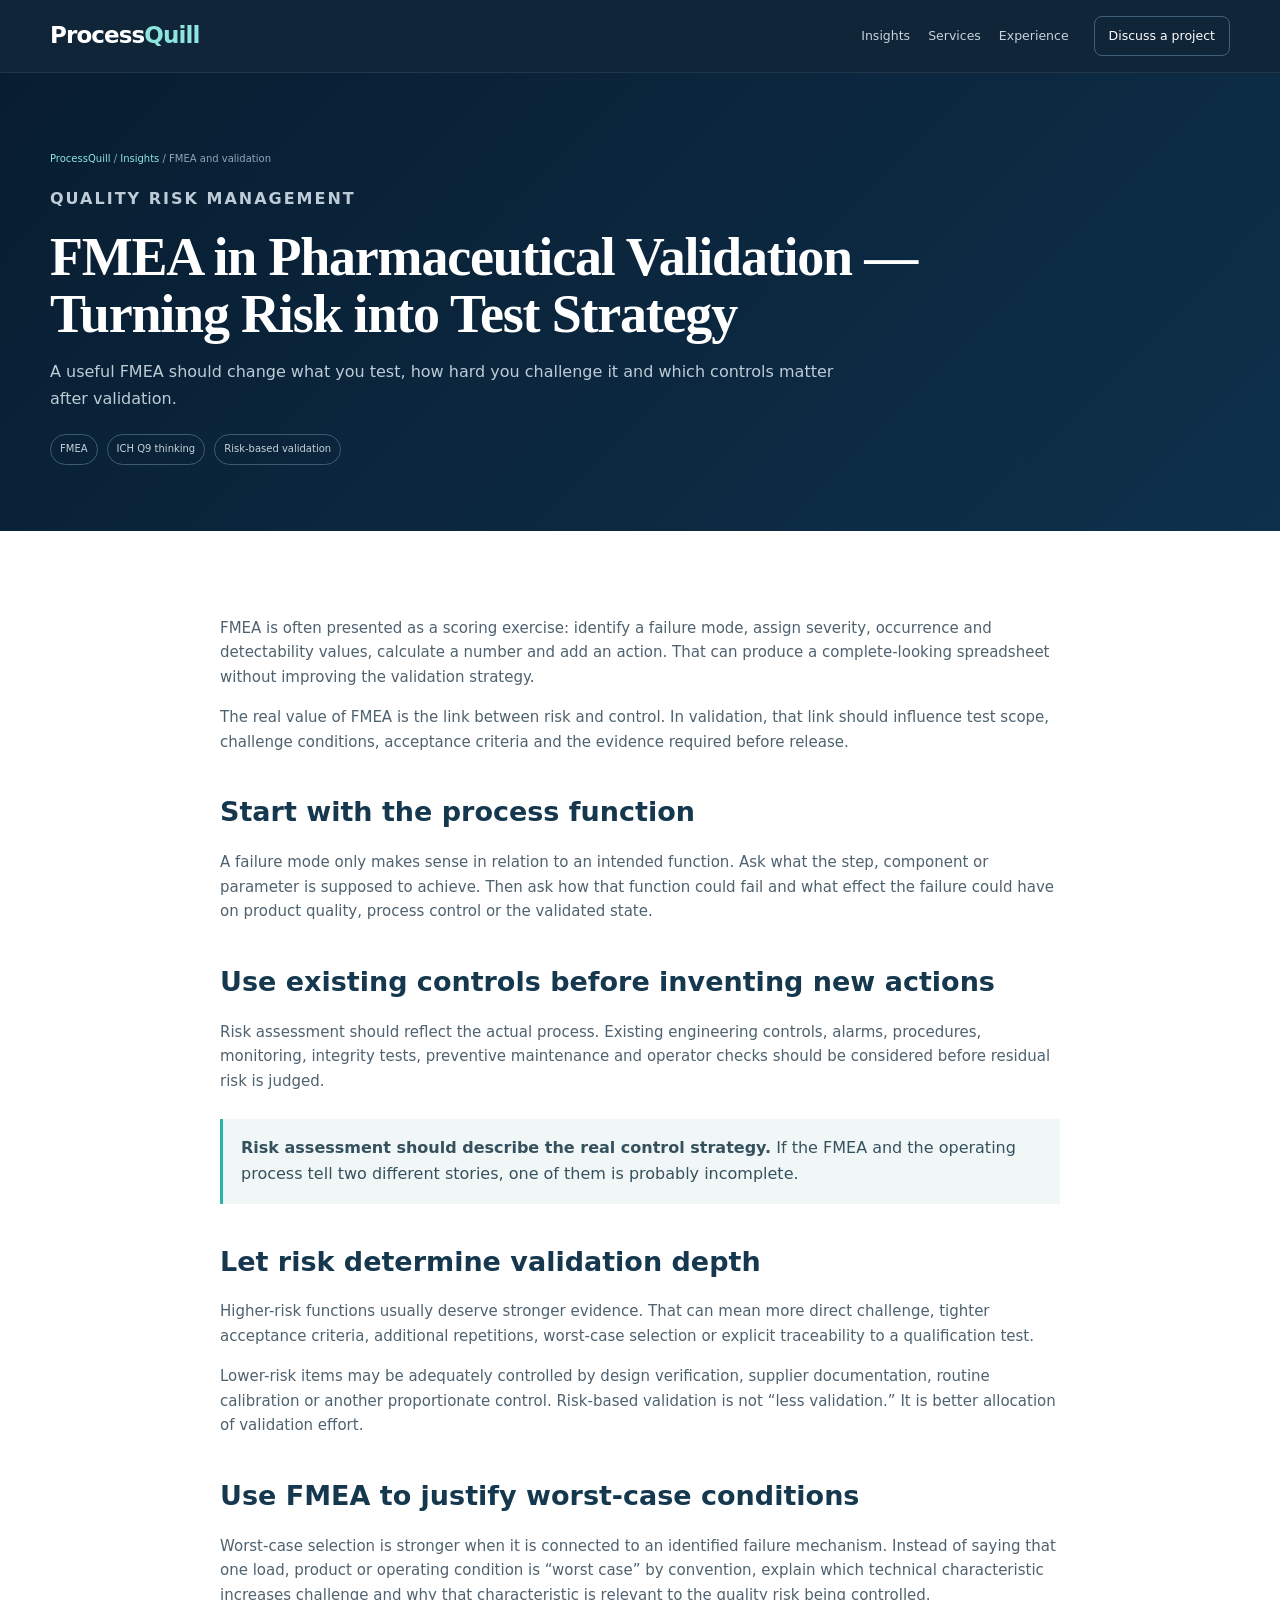
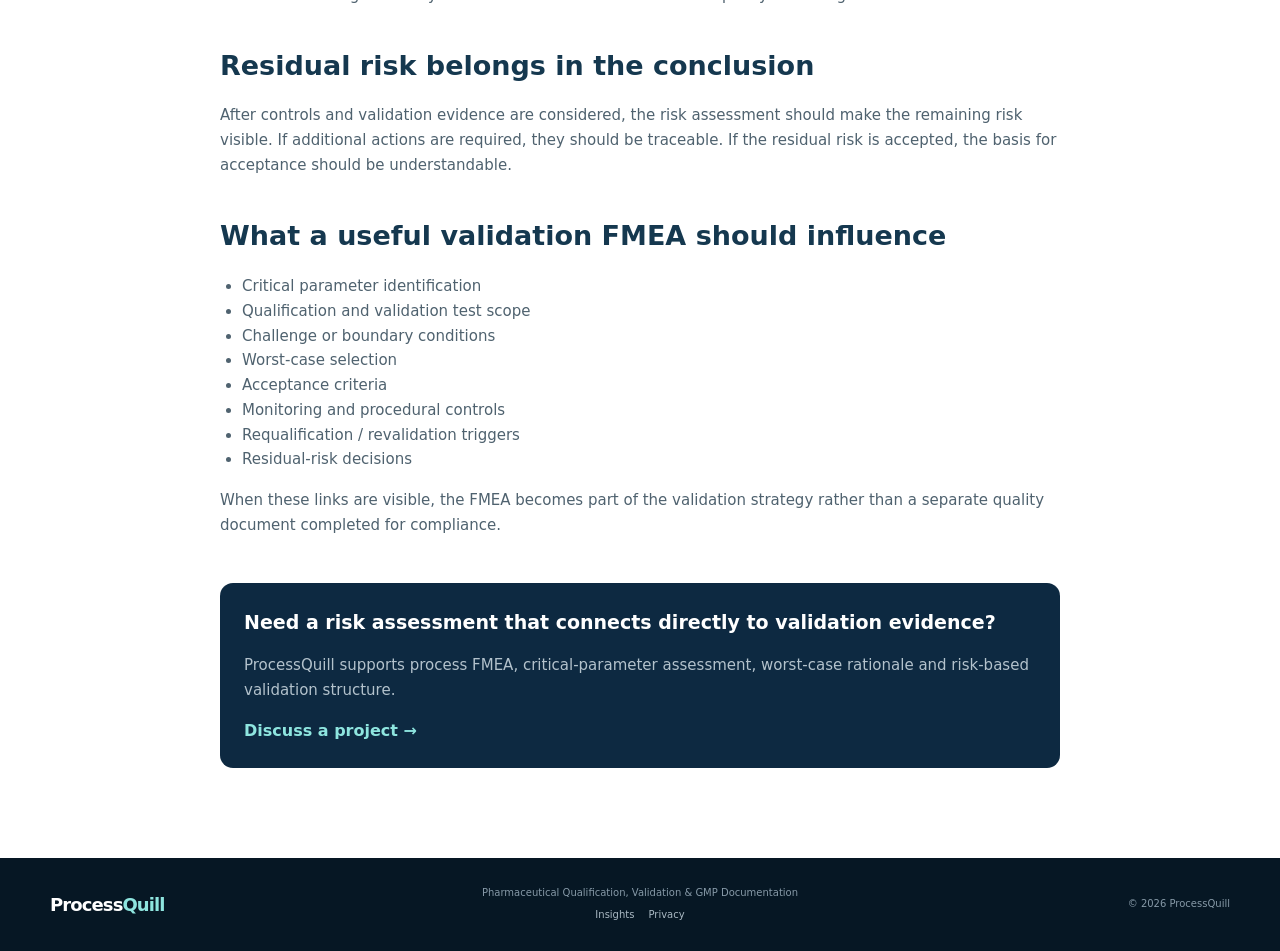
<file: insight-fmea-validation.html>
<!DOCTYPE html><html lang="en"><head><meta charset="UTF-8"><meta name="viewport" content="width=device-width,initial-scale=1.0"><meta name="description" content="A practical explanation of how FMEA can support pharmaceutical validation strategy, test depth, controls and worst-case selection."><link rel="canonical" href="https://processquill.github.io/insight-fmea-validation.html"><meta name="theme-color" content="#081d31"><title>FMEA in Pharmaceutical Validation | ProcessQuill</title><link rel="stylesheet" href="styles.css"></head><body><header class="site-header"><div class="container nav-wrap"><a class="brand" href="index.html"><span>Process</span><b>Quill</b></a><nav class="nav"><a href="insights.html">Insights</a><a href="index.html#services">Services</a><a href="index.html#experience">Experience</a></nav><a class="nav-cta" href="index.html#contact">Discuss a project</a></div></header><section class="article-hero"><div class="container"><div class="breadcrumbs"><a href="index.html">ProcessQuill</a> / <a href="insights.html">Insights</a> / FMEA and validation</div><p class="eyebrow">QUALITY RISK MANAGEMENT</p><h1>FMEA in Pharmaceutical Validation — Turning Risk into Test Strategy</h1><p>A useful FMEA should change what you test, how hard you challenge it and which controls matter after validation.</p><div class="article-meta"><span>FMEA</span><span>ICH Q9 thinking</span><span>Risk-based validation</span></div></div></section><article class="article-wrap"><p>FMEA is often presented as a scoring exercise: identify a failure mode, assign severity, occurrence and detectability values, calculate a number and add an action. That can produce a complete-looking spreadsheet without improving the validation strategy.</p><p>The real value of FMEA is the link between risk and control. In validation, that link should influence test scope, challenge conditions, acceptance criteria and the evidence required before release.</p><h2>Start with the process function</h2><p>A failure mode only makes sense in relation to an intended function. Ask what the step, component or parameter is supposed to achieve. Then ask how that function could fail and what effect the failure could have on product quality, process control or the validated state.</p><h2>Use existing controls before inventing new actions</h2><p>Risk assessment should reflect the actual process. Existing engineering controls, alarms, procedures, monitoring, integrity tests, preventive maintenance and operator checks should be considered before residual risk is judged.</p><div class="article-callout"><strong>Risk assessment should describe the real control strategy.</strong> If the FMEA and the operating process tell two different stories, one of them is probably incomplete.</div><h2>Let risk determine validation depth</h2><p>Higher-risk functions usually deserve stronger evidence. That can mean more direct challenge, tighter acceptance criteria, additional repetitions, worst-case selection or explicit traceability to a qualification test.</p><p>Lower-risk items may be adequately controlled by design verification, supplier documentation, routine calibration or another proportionate control. Risk-based validation is not “less validation.” It is better allocation of validation effort.</p><h2>Use FMEA to justify worst-case conditions</h2><p>Worst-case selection is stronger when it is connected to an identified failure mechanism. Instead of saying that one load, product or operating condition is “worst case” by convention, explain which technical characteristic increases challenge and why that characteristic is relevant to the quality risk being controlled.</p><h2>Residual risk belongs in the conclusion</h2><p>After controls and validation evidence are considered, the risk assessment should make the remaining risk visible. If additional actions are required, they should be traceable. If the residual risk is accepted, the basis for acceptance should be understandable.</p><h2>What a useful validation FMEA should influence</h2><ul><li>Critical parameter identification</li><li>Qualification and validation test scope</li><li>Challenge or boundary conditions</li><li>Worst-case selection</li><li>Acceptance criteria</li><li>Monitoring and procedural controls</li><li>Requalification / revalidation triggers</li><li>Residual-risk decisions</li></ul><p>When these links are visible, the FMEA becomes part of the validation strategy rather than a separate quality document completed for compliance.</p><div class="article-cta"><h3>Need a risk assessment that connects directly to validation evidence?</h3><p>ProcessQuill supports process FMEA, critical-parameter assessment, worst-case rationale and risk-based validation structure.</p><a href="index.html#contact">Discuss a project →</a></div></article><footer class="footer"><div class="container footer-wrap"><a class="brand footer-brand" href="index.html"><span>Process</span><b>Quill</b></a><div class="footer-center"><p>Pharmaceutical Qualification, Validation & GMP Documentation</p><nav><a href="insights.html">Insights</a><a href="privacy.html">Privacy</a></nav></div><p>© <span id="year"></span> ProcessQuill</p></div></footer><script>document.getElementById('year').textContent=new Date().getFullYear()</script></body></html>
</file>
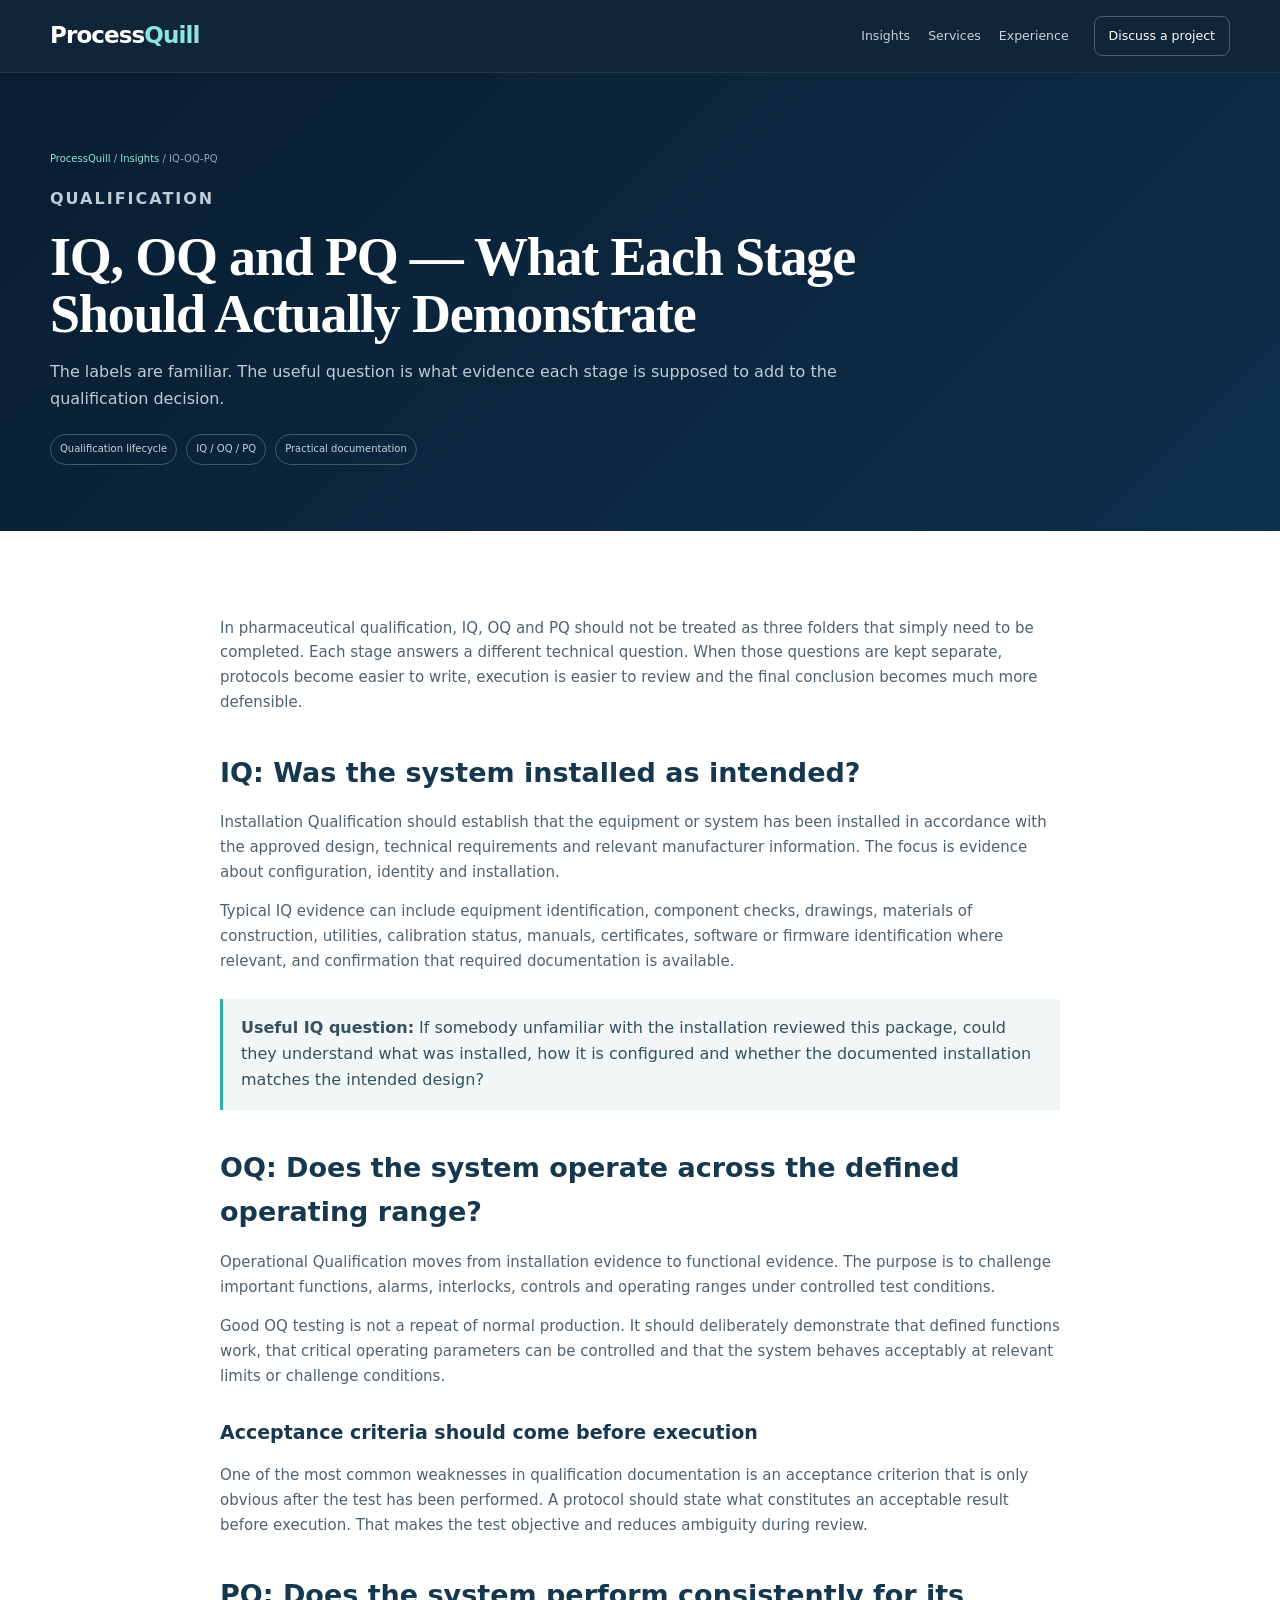
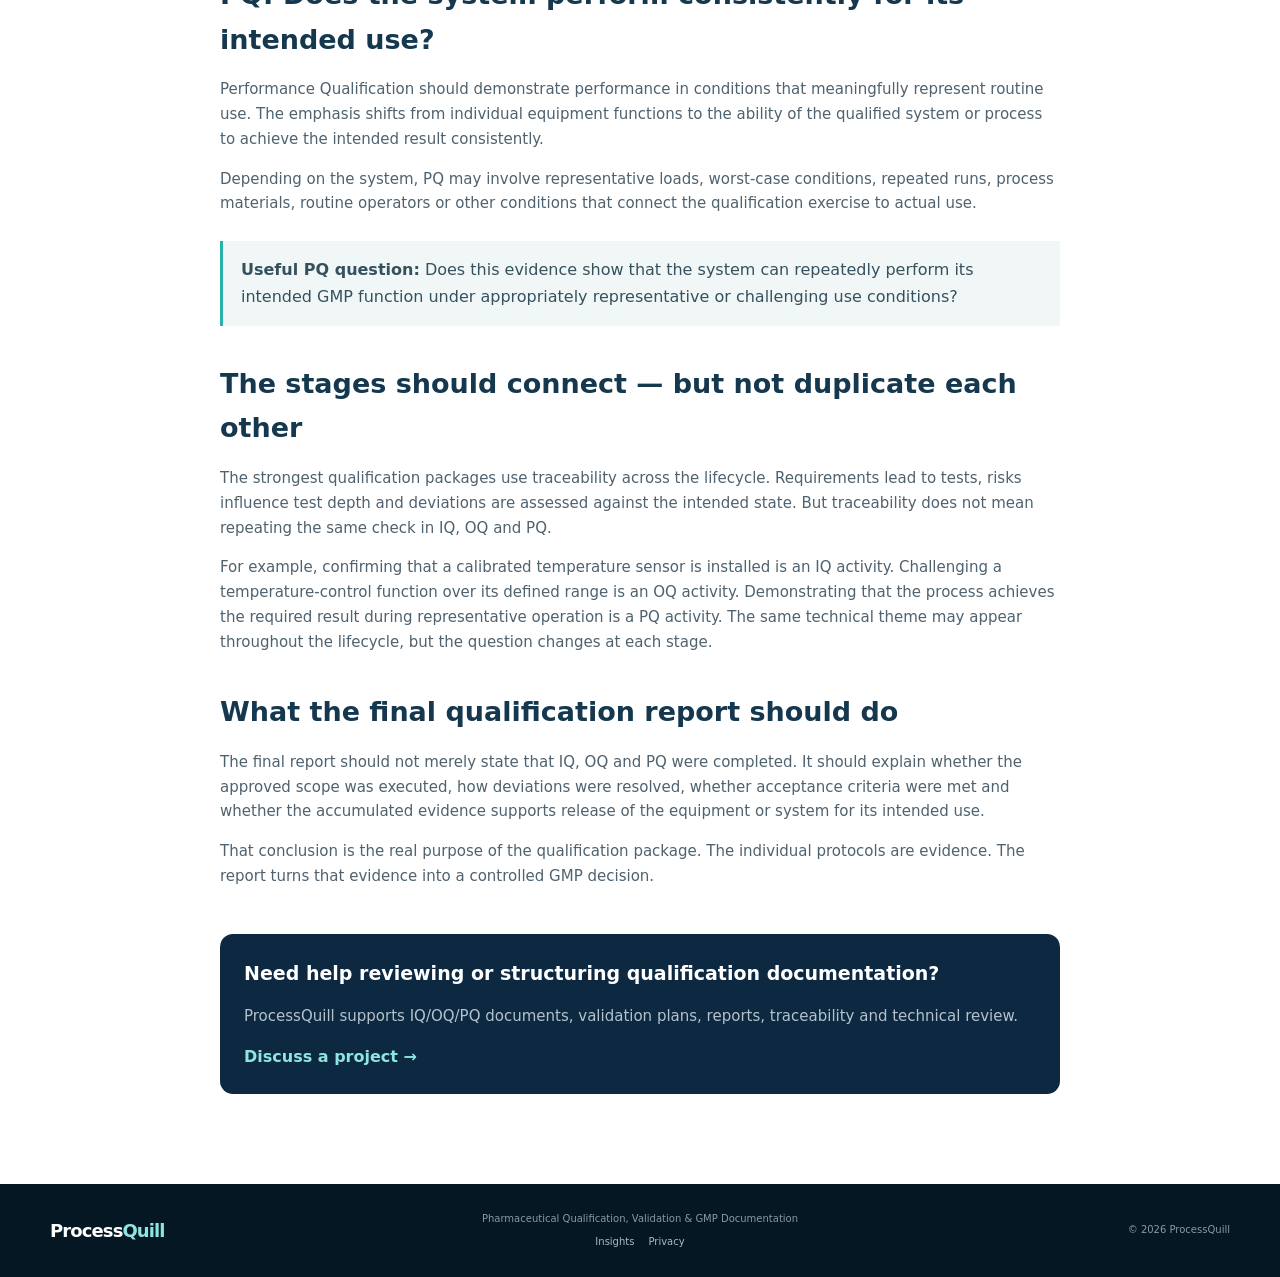
<file: insight-iq-oq-pq.html>
<!DOCTYPE html><html lang="en"><head><meta charset="UTF-8"><meta name="viewport" content="width=device-width,initial-scale=1.0"><meta name="description" content="A practical explanation of IQ, OQ and PQ in pharmaceutical qualification and what each stage should demonstrate."><link rel="canonical" href="https://processquill.github.io/insight-iq-oq-pq.html"><meta name="theme-color" content="#081d31"><title>IQ, OQ and PQ Explained | ProcessQuill</title><link rel="stylesheet" href="styles.css"></head><body><header class="site-header"><div class="container nav-wrap"><a class="brand" href="index.html"><span>Process</span><b>Quill</b></a><nav class="nav"><a href="insights.html">Insights</a><a href="index.html#services">Services</a><a href="index.html#experience">Experience</a></nav><a class="nav-cta" href="index.html#contact">Discuss a project</a></div></header><section class="article-hero"><div class="container"><div class="breadcrumbs"><a href="index.html">ProcessQuill</a> / <a href="insights.html">Insights</a> / IQ-OQ-PQ</div><p class="eyebrow">QUALIFICATION</p><h1>IQ, OQ and PQ — What Each Stage Should Actually Demonstrate</h1><p>The labels are familiar. The useful question is what evidence each stage is supposed to add to the qualification decision.</p><div class="article-meta"><span>Qualification lifecycle</span><span>IQ / OQ / PQ</span><span>Practical documentation</span></div></div></section><article class="article-wrap"><p>In pharmaceutical qualification, IQ, OQ and PQ should not be treated as three folders that simply need to be completed. Each stage answers a different technical question. When those questions are kept separate, protocols become easier to write, execution is easier to review and the final conclusion becomes much more defensible.</p><h2>IQ: Was the system installed as intended?</h2><p>Installation Qualification should establish that the equipment or system has been installed in accordance with the approved design, technical requirements and relevant manufacturer information. The focus is evidence about configuration, identity and installation.</p><p>Typical IQ evidence can include equipment identification, component checks, drawings, materials of construction, utilities, calibration status, manuals, certificates, software or firmware identification where relevant, and confirmation that required documentation is available.</p><div class="article-callout"><strong>Useful IQ question:</strong> If somebody unfamiliar with the installation reviewed this package, could they understand what was installed, how it is configured and whether the documented installation matches the intended design?</div><h2>OQ: Does the system operate across the defined operating range?</h2><p>Operational Qualification moves from installation evidence to functional evidence. The purpose is to challenge important functions, alarms, interlocks, controls and operating ranges under controlled test conditions.</p><p>Good OQ testing is not a repeat of normal production. It should deliberately demonstrate that defined functions work, that critical operating parameters can be controlled and that the system behaves acceptably at relevant limits or challenge conditions.</p><h3>Acceptance criteria should come before execution</h3><p>One of the most common weaknesses in qualification documentation is an acceptance criterion that is only obvious after the test has been performed. A protocol should state what constitutes an acceptable result before execution. That makes the test objective and reduces ambiguity during review.</p><h2>PQ: Does the system perform consistently for its intended use?</h2><p>Performance Qualification should demonstrate performance in conditions that meaningfully represent routine use. The emphasis shifts from individual equipment functions to the ability of the qualified system or process to achieve the intended result consistently.</p><p>Depending on the system, PQ may involve representative loads, worst-case conditions, repeated runs, process materials, routine operators or other conditions that connect the qualification exercise to actual use.</p><div class="article-callout"><strong>Useful PQ question:</strong> Does this evidence show that the system can repeatedly perform its intended GMP function under appropriately representative or challenging use conditions?</div><h2>The stages should connect — but not duplicate each other</h2><p>The strongest qualification packages use traceability across the lifecycle. Requirements lead to tests, risks influence test depth and deviations are assessed against the intended state. But traceability does not mean repeating the same check in IQ, OQ and PQ.</p><p>For example, confirming that a calibrated temperature sensor is installed is an IQ activity. Challenging a temperature-control function over its defined range is an OQ activity. Demonstrating that the process achieves the required result during representative operation is a PQ activity. The same technical theme may appear throughout the lifecycle, but the question changes at each stage.</p><h2>What the final qualification report should do</h2><p>The final report should not merely state that IQ, OQ and PQ were completed. It should explain whether the approved scope was executed, how deviations were resolved, whether acceptance criteria were met and whether the accumulated evidence supports release of the equipment or system for its intended use.</p><p>That conclusion is the real purpose of the qualification package. The individual protocols are evidence. The report turns that evidence into a controlled GMP decision.</p><div class="article-cta"><h3>Need help reviewing or structuring qualification documentation?</h3><p>ProcessQuill supports IQ/OQ/PQ documents, validation plans, reports, traceability and technical review.</p><a href="index.html#contact">Discuss a project →</a></div></article><footer class="footer"><div class="container footer-wrap"><a class="brand footer-brand" href="index.html"><span>Process</span><b>Quill</b></a><div class="footer-center"><p>Pharmaceutical Qualification, Validation & GMP Documentation</p><nav><a href="insights.html">Insights</a><a href="privacy.html">Privacy</a></nav></div><p>© <span id="year"></span> ProcessQuill</p></div></footer><script>document.getElementById('year').textContent=new Date().getFullYear()</script></body></html>
</file>
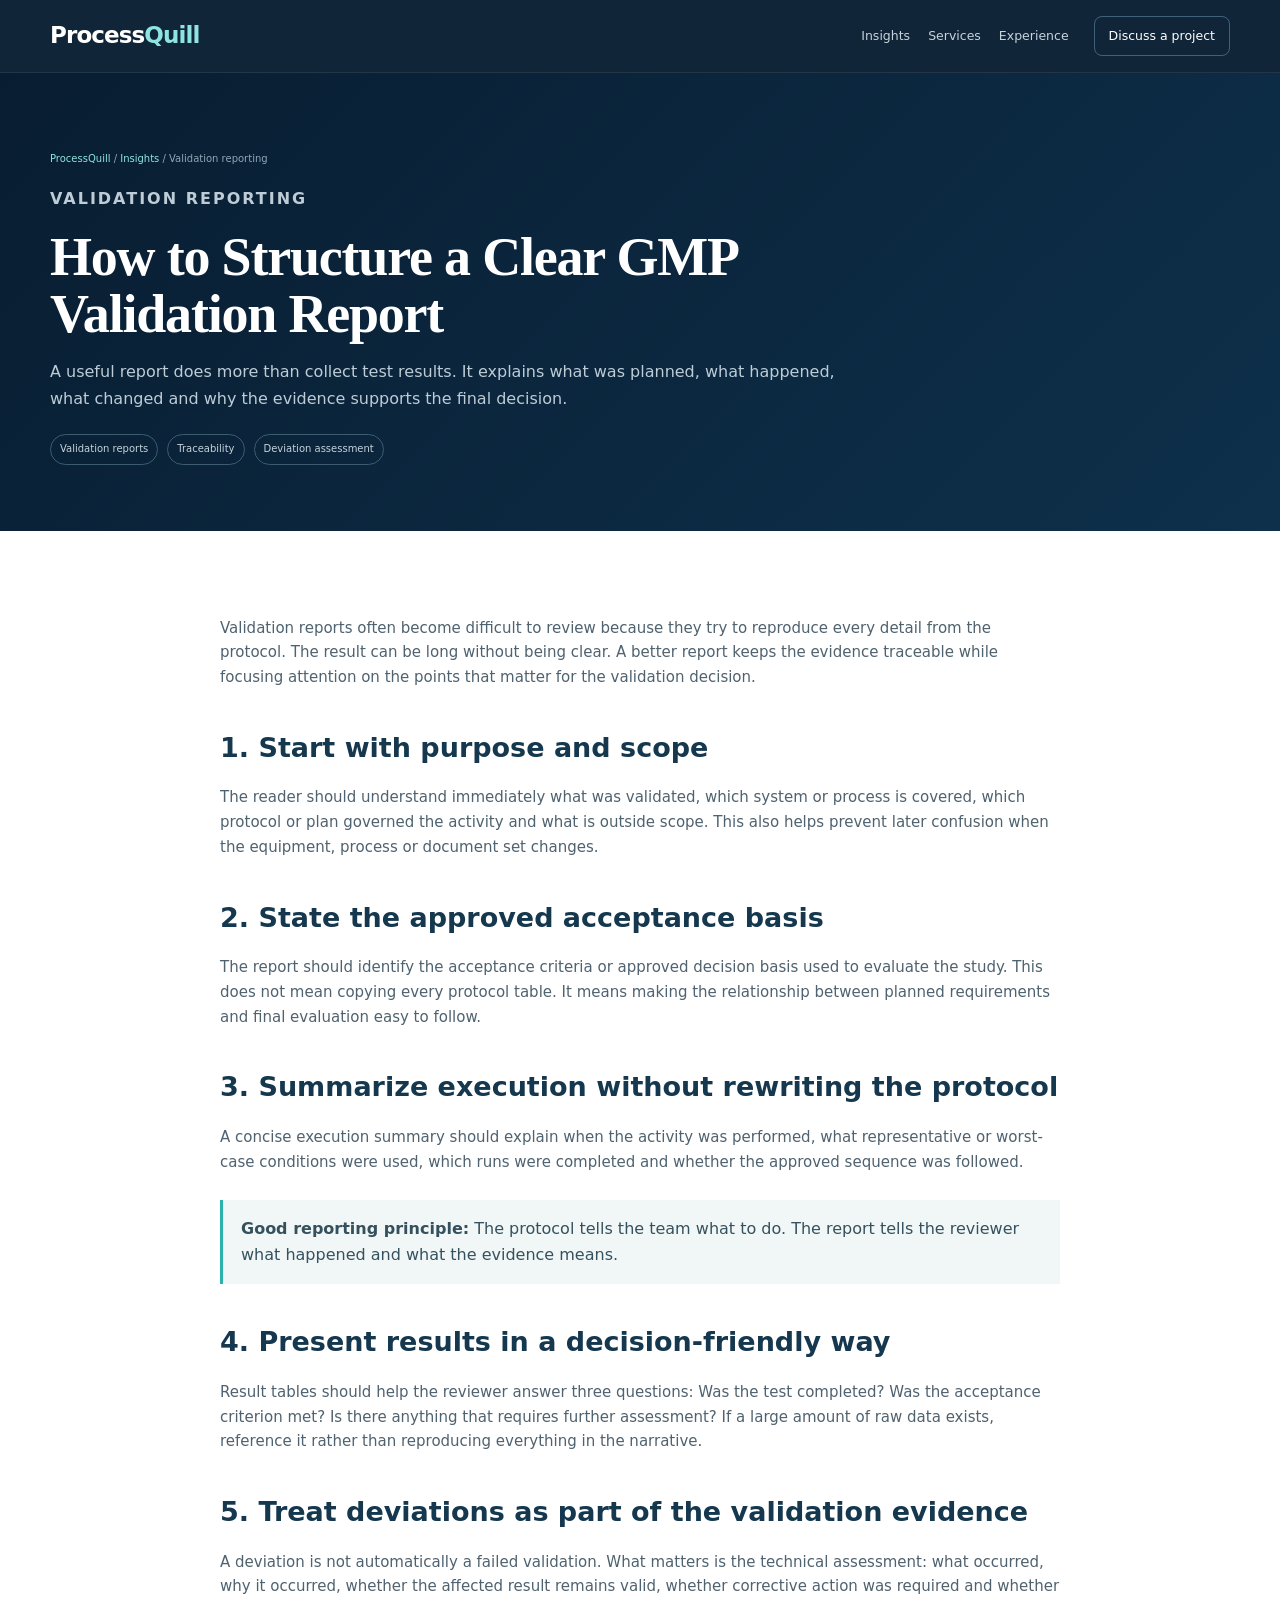
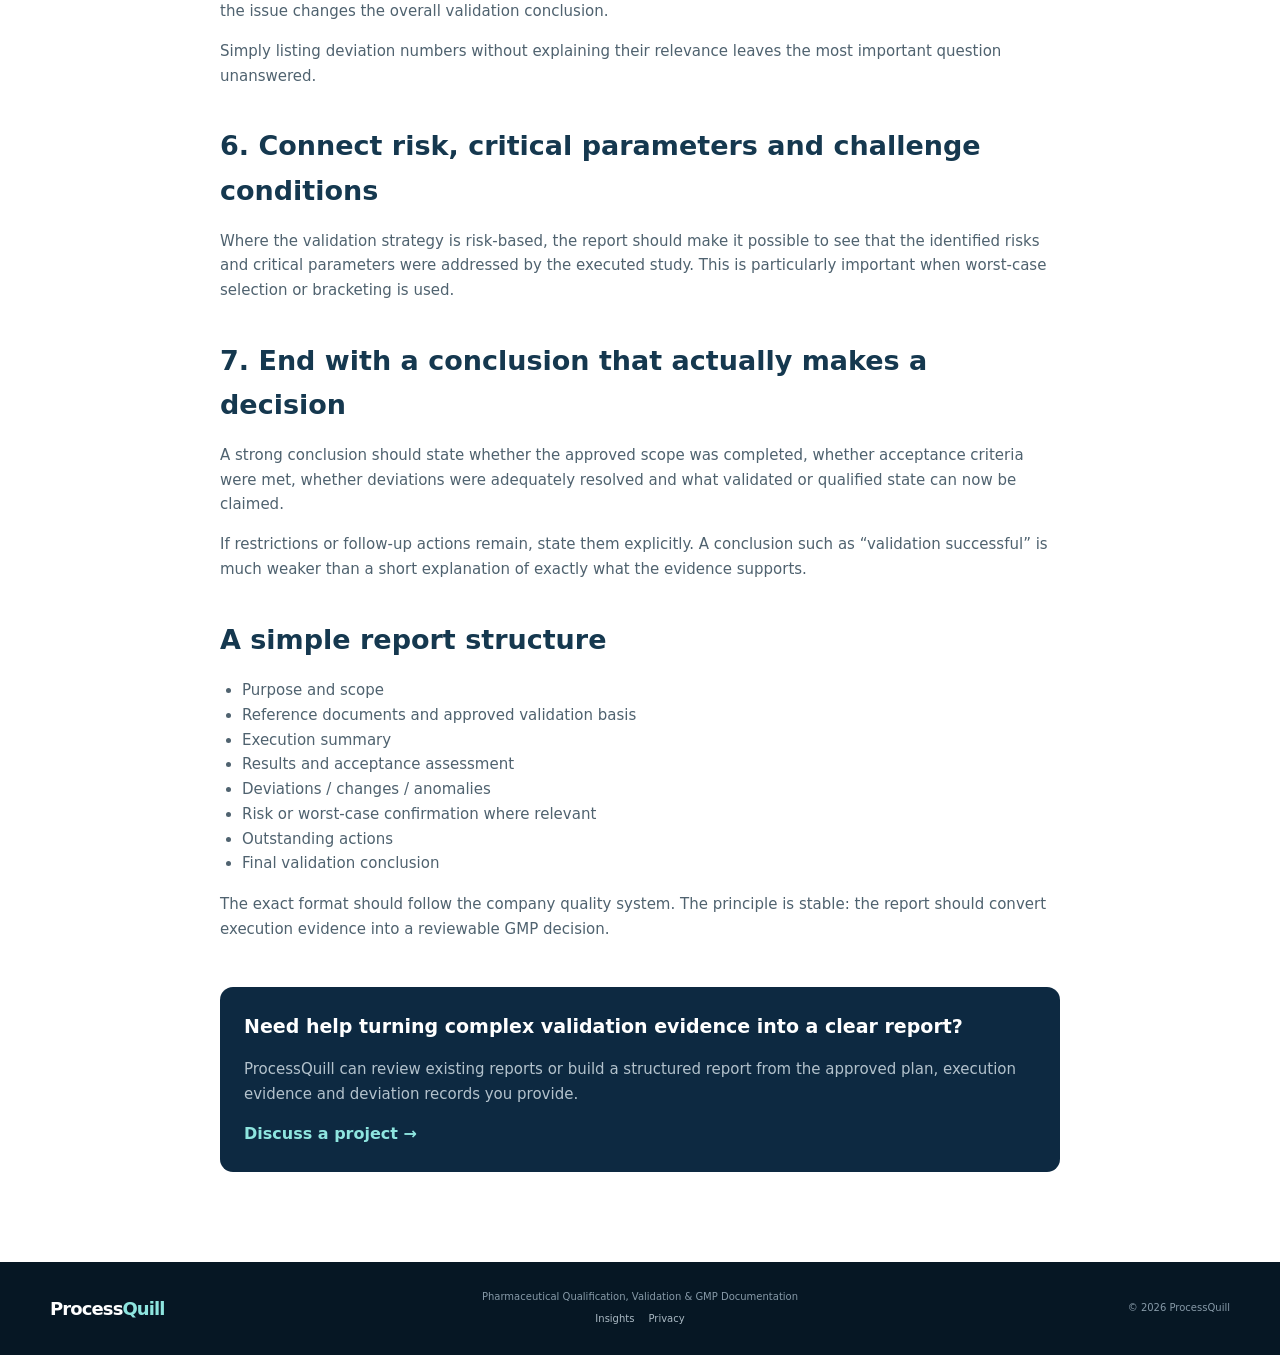
<file: insight-validation-report.html>
<!DOCTYPE html><html lang="en"><head><meta charset="UTF-8"><meta name="viewport" content="width=device-width,initial-scale=1.0"><meta name="description" content="How to structure a clear pharmaceutical GMP validation report from scope and evidence through deviations and final conclusion."><link rel="canonical" href="https://processquill.github.io/insight-validation-report.html"><meta name="theme-color" content="#081d31"><title>How to Structure a GMP Validation Report | ProcessQuill</title><link rel="stylesheet" href="styles.css"></head><body><header class="site-header"><div class="container nav-wrap"><a class="brand" href="index.html"><span>Process</span><b>Quill</b></a><nav class="nav"><a href="insights.html">Insights</a><a href="index.html#services">Services</a><a href="index.html#experience">Experience</a></nav><a class="nav-cta" href="index.html#contact">Discuss a project</a></div></header><section class="article-hero"><div class="container"><div class="breadcrumbs"><a href="index.html">ProcessQuill</a> / <a href="insights.html">Insights</a> / Validation reporting</div><p class="eyebrow">VALIDATION REPORTING</p><h1>How to Structure a Clear GMP Validation Report</h1><p>A useful report does more than collect test results. It explains what was planned, what happened, what changed and why the evidence supports the final decision.</p><div class="article-meta"><span>Validation reports</span><span>Traceability</span><span>Deviation assessment</span></div></div></section><article class="article-wrap"><p>Validation reports often become difficult to review because they try to reproduce every detail from the protocol. The result can be long without being clear. A better report keeps the evidence traceable while focusing attention on the points that matter for the validation decision.</p><h2>1. Start with purpose and scope</h2><p>The reader should understand immediately what was validated, which system or process is covered, which protocol or plan governed the activity and what is outside scope. This also helps prevent later confusion when the equipment, process or document set changes.</p><h2>2. State the approved acceptance basis</h2><p>The report should identify the acceptance criteria or approved decision basis used to evaluate the study. This does not mean copying every protocol table. It means making the relationship between planned requirements and final evaluation easy to follow.</p><h2>3. Summarize execution without rewriting the protocol</h2><p>A concise execution summary should explain when the activity was performed, what representative or worst-case conditions were used, which runs were completed and whether the approved sequence was followed.</p><div class="article-callout"><strong>Good reporting principle:</strong> The protocol tells the team what to do. The report tells the reviewer what happened and what the evidence means.</div><h2>4. Present results in a decision-friendly way</h2><p>Result tables should help the reviewer answer three questions: Was the test completed? Was the acceptance criterion met? Is there anything that requires further assessment? If a large amount of raw data exists, reference it rather than reproducing everything in the narrative.</p><h2>5. Treat deviations as part of the validation evidence</h2><p>A deviation is not automatically a failed validation. What matters is the technical assessment: what occurred, why it occurred, whether the affected result remains valid, whether corrective action was required and whether the issue changes the overall validation conclusion.</p><p>Simply listing deviation numbers without explaining their relevance leaves the most important question unanswered.</p><h2>6. Connect risk, critical parameters and challenge conditions</h2><p>Where the validation strategy is risk-based, the report should make it possible to see that the identified risks and critical parameters were addressed by the executed study. This is particularly important when worst-case selection or bracketing is used.</p><h2>7. End with a conclusion that actually makes a decision</h2><p>A strong conclusion should state whether the approved scope was completed, whether acceptance criteria were met, whether deviations were adequately resolved and what validated or qualified state can now be claimed.</p><p>If restrictions or follow-up actions remain, state them explicitly. A conclusion such as “validation successful” is much weaker than a short explanation of exactly what the evidence supports.</p><h2>A simple report structure</h2><ul><li>Purpose and scope</li><li>Reference documents and approved validation basis</li><li>Execution summary</li><li>Results and acceptance assessment</li><li>Deviations / changes / anomalies</li><li>Risk or worst-case confirmation where relevant</li><li>Outstanding actions</li><li>Final validation conclusion</li></ul><p>The exact format should follow the company quality system. The principle is stable: the report should convert execution evidence into a reviewable GMP decision.</p><div class="article-cta"><h3>Need help turning complex validation evidence into a clear report?</h3><p>ProcessQuill can review existing reports or build a structured report from the approved plan, execution evidence and deviation records you provide.</p><a href="index.html#contact">Discuss a project →</a></div></article><footer class="footer"><div class="container footer-wrap"><a class="brand footer-brand" href="index.html"><span>Process</span><b>Quill</b></a><div class="footer-center"><p>Pharmaceutical Qualification, Validation & GMP Documentation</p><nav><a href="insights.html">Insights</a><a href="privacy.html">Privacy</a></nav></div><p>© <span id="year"></span> ProcessQuill</p></div></footer><script>document.getElementById('year').textContent=new Date().getFullYear()</script></body></html>
</file>
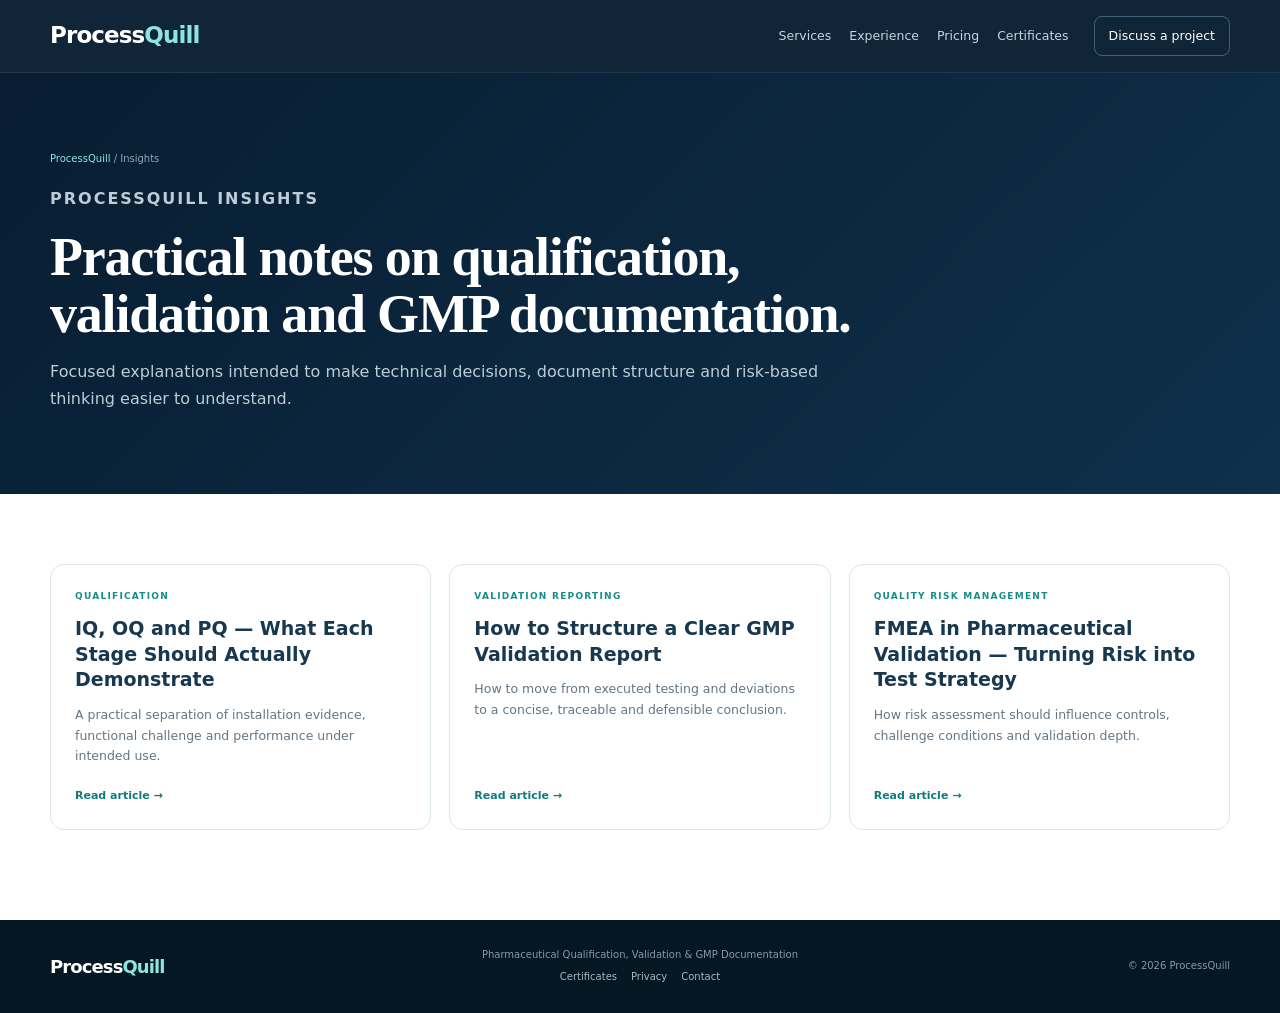
<file: insights.html>
<!DOCTYPE html><html lang="en"><head><meta charset="UTF-8"><meta name="viewport" content="width=device-width,initial-scale=1.0"><meta name="description" content="ProcessQuill insights on pharmaceutical qualification, validation, GMP documentation and quality risk management."><link rel="canonical" href="https://processquill.github.io/insights.html"><meta name="theme-color" content="#081d31"><title>Insights | ProcessQuill</title><link rel="stylesheet" href="styles.css"></head><body><header class="site-header"><div class="container nav-wrap"><a class="brand" href="index.html"><span>Process</span><b>Quill</b></a><nav class="nav"><a href="index.html#services">Services</a><a href="index.html#experience">Experience</a><a href="index.html#pricing">Pricing</a><a href="certificates.html">Certificates</a></nav><a class="nav-cta" href="index.html#contact">Discuss a project</a></div></header><section class="page-hero"><div class="container"><div class="breadcrumbs"><a href="index.html">ProcessQuill</a> / Insights</div><p class="eyebrow">PROCESSQUILL INSIGHTS</p><h1>Practical notes on qualification, validation and GMP documentation.</h1><p>Focused explanations intended to make technical decisions, document structure and risk-based thinking easier to understand.</p></div></section><main class="container"><div class="insights-index-grid"><article class="insight-card"><span>QUALIFICATION</span><h3>IQ, OQ and PQ — What Each Stage Should Actually Demonstrate</h3><p>A practical separation of installation evidence, functional challenge and performance under intended use.</p><a href="insight-iq-oq-pq.html">Read article →</a></article><article class="insight-card"><span>VALIDATION REPORTING</span><h3>How to Structure a Clear GMP Validation Report</h3><p>How to move from executed testing and deviations to a concise, traceable and defensible conclusion.</p><a href="insight-validation-report.html">Read article →</a></article><article class="insight-card"><span>QUALITY RISK MANAGEMENT</span><h3>FMEA in Pharmaceutical Validation — Turning Risk into Test Strategy</h3><p>How risk assessment should influence controls, challenge conditions and validation depth.</p><a href="insight-fmea-validation.html">Read article →</a></article></div></main><footer class="footer"><div class="container footer-wrap"><a class="brand footer-brand" href="index.html"><span>Process</span><b>Quill</b></a><div class="footer-center"><p>Pharmaceutical Qualification, Validation & GMP Documentation</p><nav><a href="certificates.html">Certificates</a><a href="privacy.html">Privacy</a><a href="index.html#contact">Contact</a></nav></div><p>© <span id="year"></span> ProcessQuill</p></div></footer><script>document.getElementById('year').textContent=new Date().getFullYear()</script></body></html>
</file>
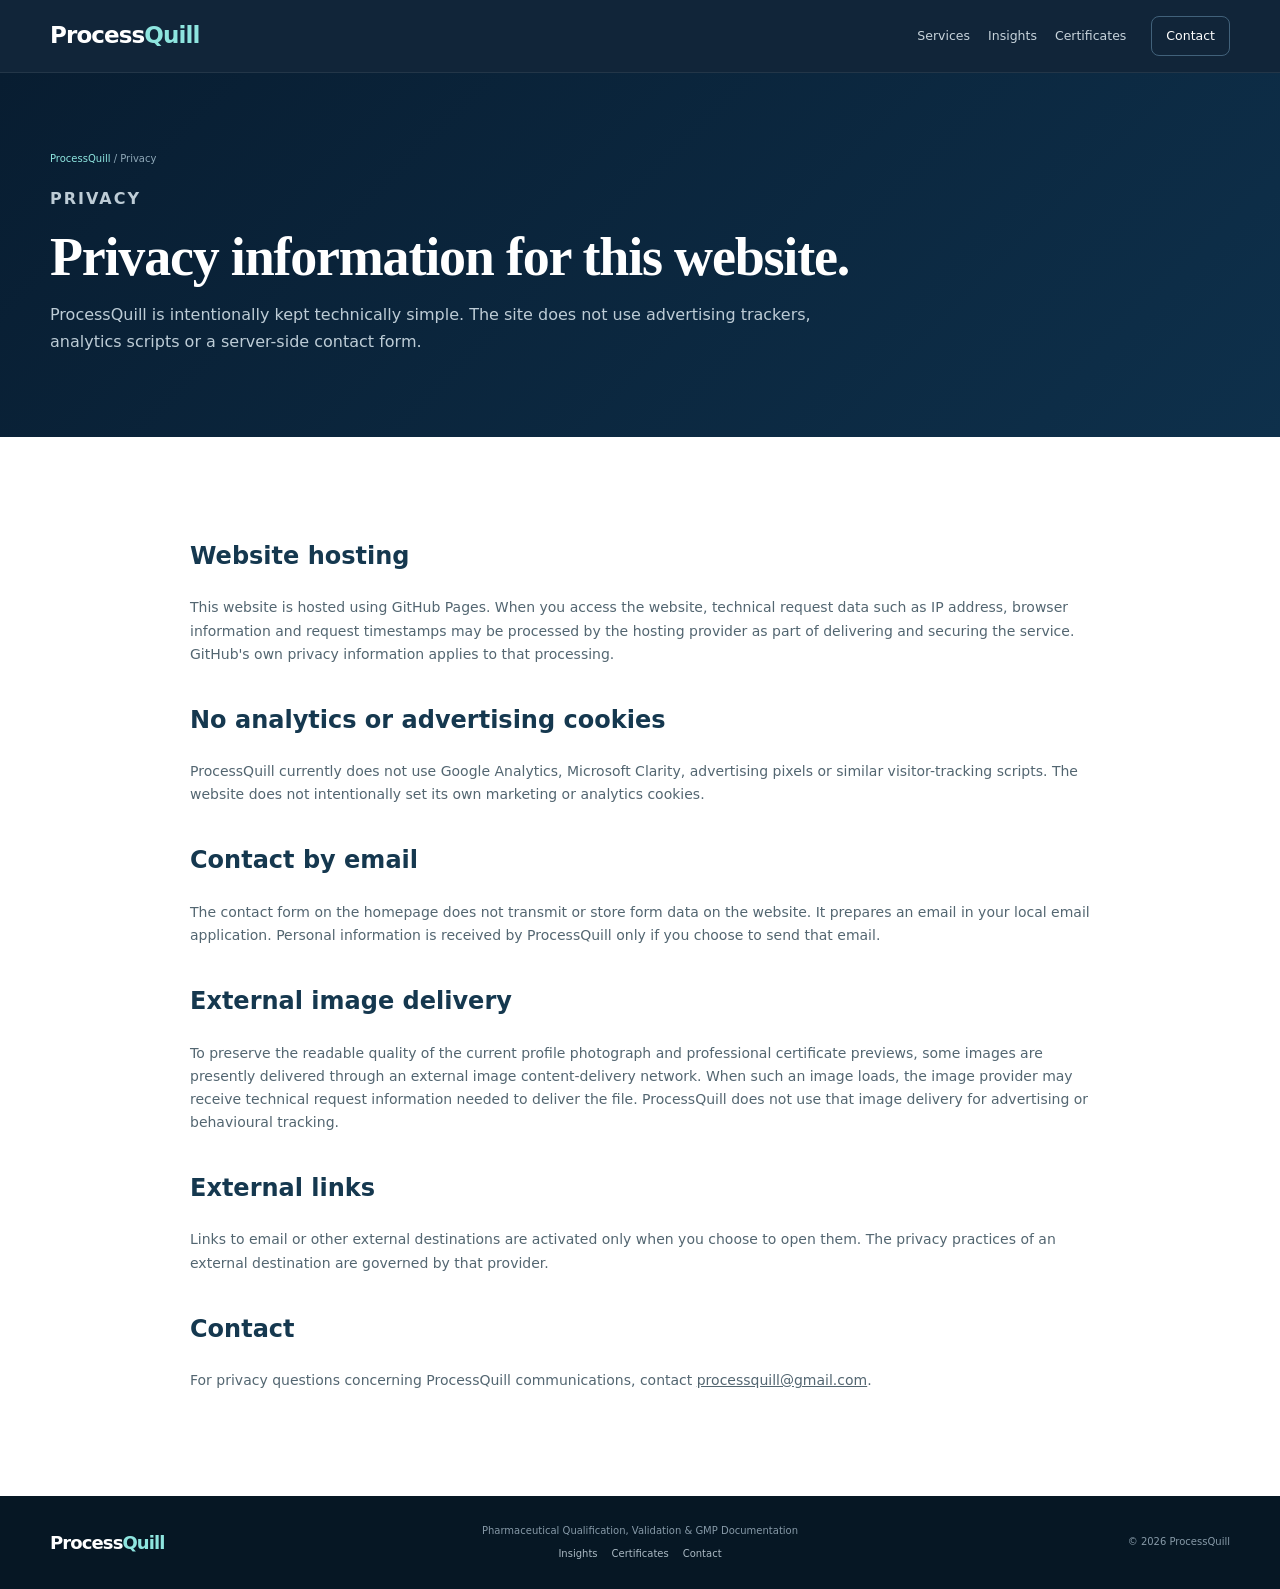
<file: privacy.html>
<!DOCTYPE html><html lang="en"><head><meta charset="UTF-8"><meta name="viewport" content="width=device-width,initial-scale=1.0"><meta name="description" content="Privacy information for the ProcessQuill website."><meta name="robots" content="index,follow"><link rel="canonical" href="https://processquill.github.io/privacy.html"><meta name="theme-color" content="#081d31"><title>Privacy | ProcessQuill</title><link rel="stylesheet" href="styles.css"></head><body><header class="site-header"><div class="container nav-wrap"><a class="brand" href="index.html"><span>Process</span><b>Quill</b></a><nav class="nav"><a href="index.html#services">Services</a><a href="insights.html">Insights</a><a href="certificates.html">Certificates</a></nav><a class="nav-cta" href="index.html#contact">Contact</a></div></header><section class="page-hero"><div class="container"><div class="breadcrumbs"><a href="index.html">ProcessQuill</a> / Privacy</div><p class="eyebrow">PRIVACY</p><h1>Privacy information for this website.</h1><p>ProcessQuill is intentionally kept technically simple. The site does not use advertising trackers, analytics scripts or a server-side contact form.</p></div></section><main class="legal-wrap"><h2>Website hosting</h2><p>This website is hosted using GitHub Pages. When you access the website, technical request data such as IP address, browser information and request timestamps may be processed by the hosting provider as part of delivering and securing the service. GitHub's own privacy information applies to that processing.</p><h2>No analytics or advertising cookies</h2><p>ProcessQuill currently does not use Google Analytics, Microsoft Clarity, advertising pixels or similar visitor-tracking scripts. The website does not intentionally set its own marketing or analytics cookies.</p><h2>Contact by email</h2><p>The contact form on the homepage does not transmit or store form data on the website. It prepares an email in your local email application. Personal information is received by ProcessQuill only if you choose to send that email.</p><h2>External image delivery</h2><p>To preserve the readable quality of the current profile photograph and professional certificate previews, some images are presently delivered through an external image content-delivery network. When such an image loads, the image provider may receive technical request information needed to deliver the file. ProcessQuill does not use that image delivery for advertising or behavioural tracking.</p><h2>External links</h2><p>Links to email or other external destinations are activated only when you choose to open them. The privacy practices of an external destination are governed by that provider.</p><h2>Contact</h2><p>For privacy questions concerning ProcessQuill communications, contact <a href="mailto:processquill@gmail.com">processquill@gmail.com</a>.</p></main><footer class="footer"><div class="container footer-wrap"><a class="brand footer-brand" href="index.html"><span>Process</span><b>Quill</b></a><div class="footer-center"><p>Pharmaceutical Qualification, Validation & GMP Documentation</p><nav><a href="insights.html">Insights</a><a href="certificates.html">Certificates</a><a href="index.html#contact">Contact</a></nav></div><p>© <span id="year"></span> ProcessQuill</p></div></footer><script>document.getElementById('year').textContent=new Date().getFullYear()</script></body></html>
</file>
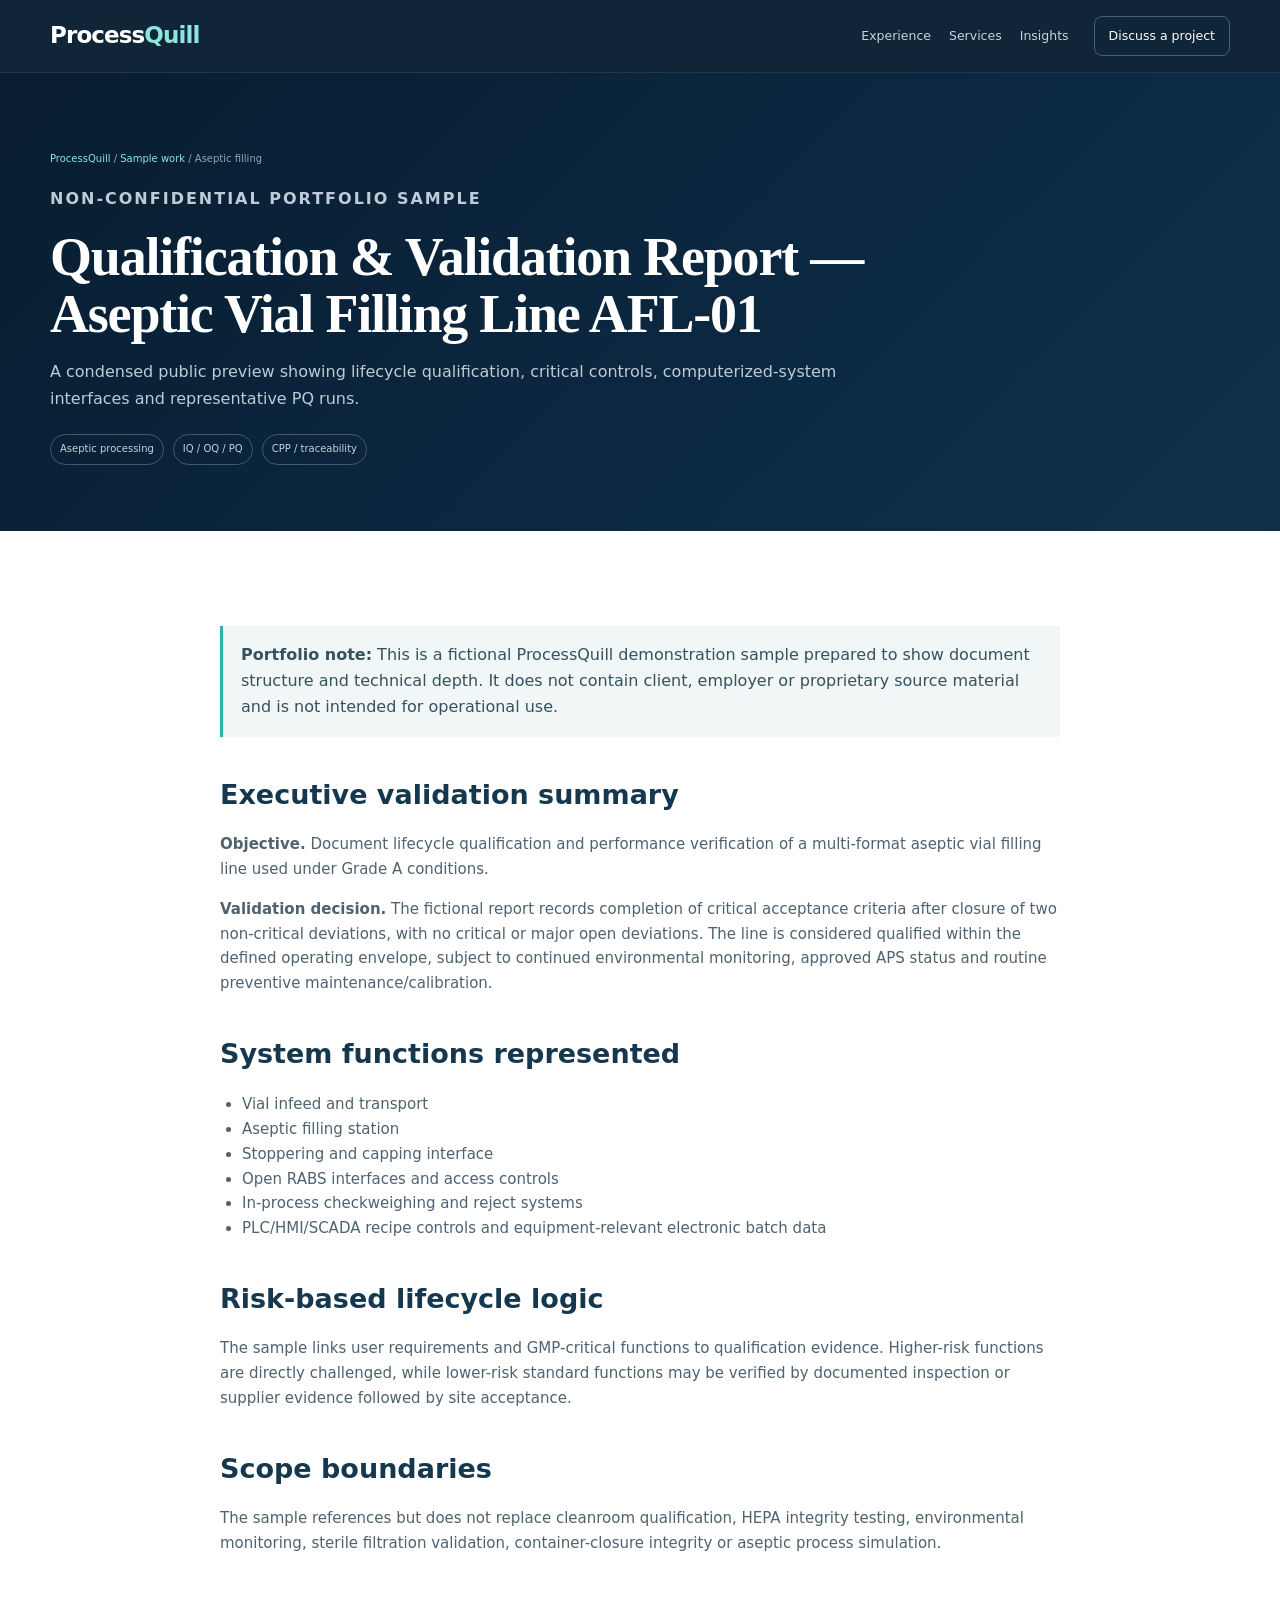
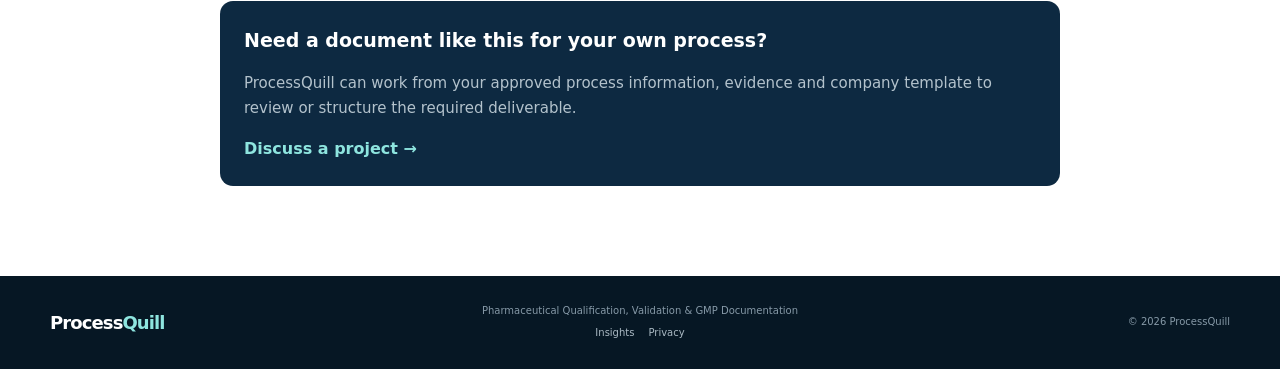
<file: sample-aseptic-filling.html>
<!DOCTYPE html><html lang="en"><head><meta charset="UTF-8"><meta name="viewport" content="width=device-width,initial-scale=1.0"><meta name="robots" content="index,follow"><meta name="description" content="ProcessQuill fictional aseptic filling qualification and validation report sample."><link rel="canonical" href="https://processquill.github.io/sample-aseptic-filling.html"><meta name="theme-color" content="#081d31"><title>Qualification & Validation Report — Aseptic Vial Filling Line AFL-01 | ProcessQuill Sample</title><link rel="stylesheet" href="styles.css"></head><body><header class="site-header"><div class="container nav-wrap"><a class="brand" href="index.html"><span>Process</span><b>Quill</b></a><nav class="nav"><a href="index.html#experience">Experience</a><a href="index.html#services">Services</a><a href="insights.html">Insights</a></nav><a class="nav-cta" href="index.html#contact">Discuss a project</a></div></header><section class="article-hero"><div class="container"><div class="breadcrumbs"><a href="index.html">ProcessQuill</a> / <a href="index.html#experience">Sample work</a> / Aseptic filling</div><p class="eyebrow">NON-CONFIDENTIAL PORTFOLIO SAMPLE</p><h1>Qualification & Validation Report — Aseptic Vial Filling Line AFL-01</h1><p>A condensed public preview showing lifecycle qualification, critical controls, computerized-system interfaces and representative PQ runs.</p><div class="article-meta"><span>Aseptic processing</span><span>IQ / OQ / PQ</span><span>CPP / traceability</span></div></div></section><article class="article-wrap"><div class="article-callout"><strong>Portfolio note:</strong> This is a fictional ProcessQuill demonstration sample prepared to show document structure and technical depth. It does not contain client, employer or proprietary source material and is not intended for operational use.</div><h2>Executive validation summary</h2><p><strong>Objective.</strong> Document lifecycle qualification and performance verification of a multi-format aseptic vial filling line used under Grade A conditions.</p><p><strong>Validation decision.</strong> The fictional report records completion of critical acceptance criteria after closure of two non-critical deviations, with no critical or major open deviations. The line is considered qualified within the defined operating envelope, subject to continued environmental monitoring, approved APS status and routine preventive maintenance/calibration.</p><h2>System functions represented</h2><ul><li>Vial infeed and transport</li><li>Aseptic filling station</li><li>Stoppering and capping interface</li><li>Open RABS interfaces and access controls</li><li>In-process checkweighing and reject systems</li><li>PLC/HMI/SCADA recipe controls and equipment-relevant electronic batch data</li></ul><h2>Risk-based lifecycle logic</h2><p>The sample links user requirements and GMP-critical functions to qualification evidence. Higher-risk functions are directly challenged, while lower-risk standard functions may be verified by documented inspection or supplier evidence followed by site acceptance.</p><h2>Scope boundaries</h2><p>The sample references but does not replace cleanroom qualification, HEPA integrity testing, environmental monitoring, sterile filtration validation, container-closure integrity or aseptic process simulation.</p><div class="article-cta"><h3>Need a document like this for your own process?</h3><p>ProcessQuill can work from your approved process information, evidence and company template to review or structure the required deliverable.</p><a href="index.html#contact">Discuss a project →</a></div></article><footer class="footer"><div class="container footer-wrap"><a class="brand footer-brand" href="index.html"><span>Process</span><b>Quill</b></a><div class="footer-center"><p>Pharmaceutical Qualification, Validation & GMP Documentation</p><nav><a href="insights.html">Insights</a><a href="privacy.html">Privacy</a></nav></div><p>© <span id="year"></span> ProcessQuill</p></div></footer><script>document.getElementById('year').textContent=new Date().getFullYear()</script></body></html>
</file>
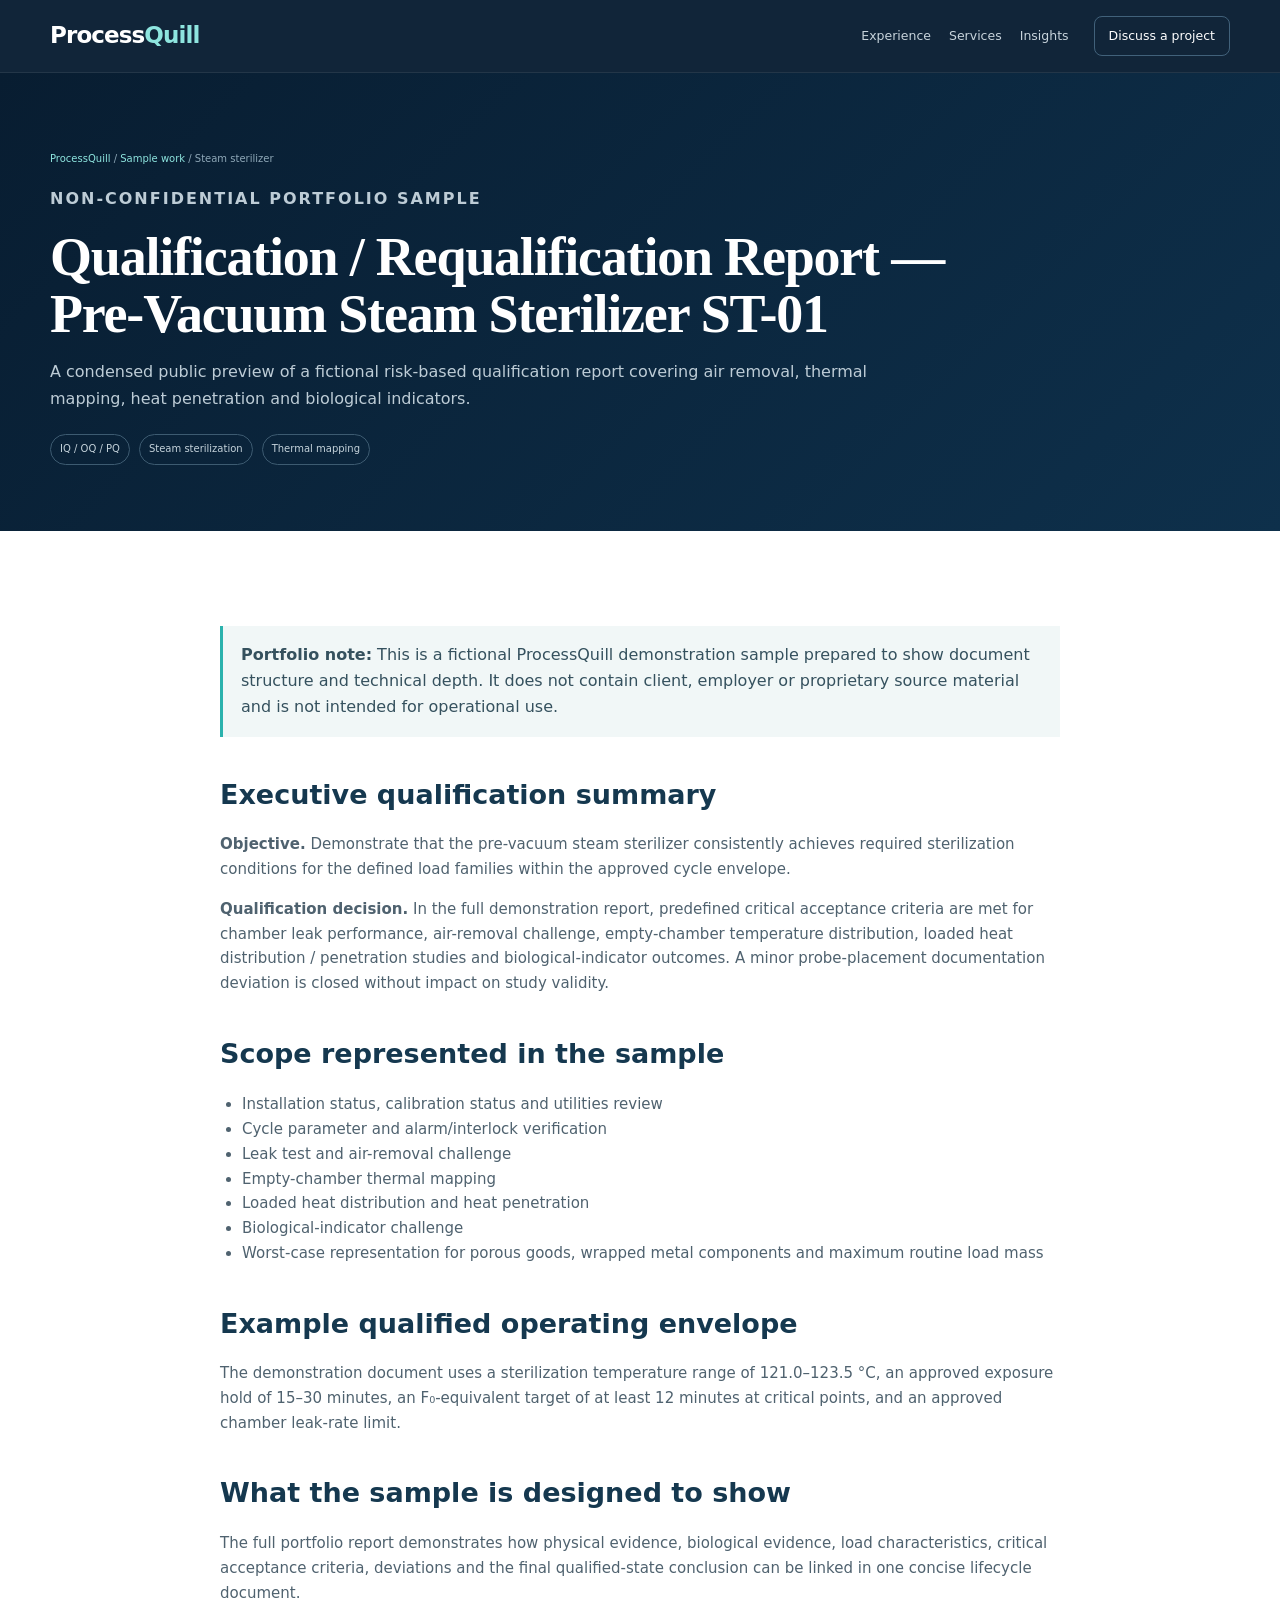
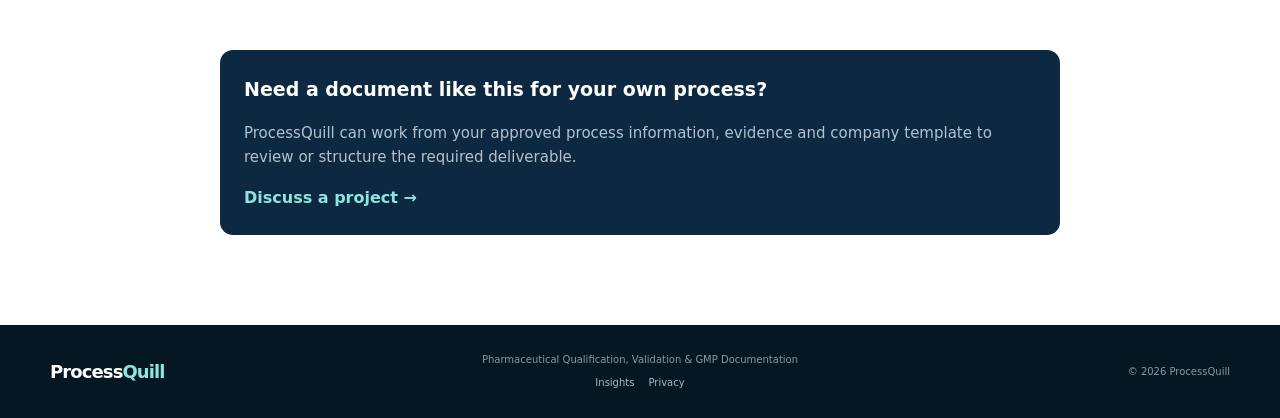
<file: sample-autoclave-qualification.html>
<!DOCTYPE html><html lang="en"><head><meta charset="UTF-8"><meta name="viewport" content="width=device-width,initial-scale=1.0"><meta name="robots" content="index,follow"><meta name="description" content="ProcessQuill fictional portfolio sample for steam sterilizer IQ/OQ/PQ and requalification documentation."><link rel="canonical" href="https://processquill.github.io/sample-autoclave-qualification.html"><meta name="theme-color" content="#081d31"><title>Qualification / Requalification Report — Pre-Vacuum Steam Sterilizer ST-01 | ProcessQuill Sample</title><link rel="stylesheet" href="styles.css"></head><body><header class="site-header"><div class="container nav-wrap"><a class="brand" href="index.html"><span>Process</span><b>Quill</b></a><nav class="nav"><a href="index.html#experience">Experience</a><a href="index.html#services">Services</a><a href="insights.html">Insights</a></nav><a class="nav-cta" href="index.html#contact">Discuss a project</a></div></header><section class="article-hero"><div class="container"><div class="breadcrumbs"><a href="index.html">ProcessQuill</a> / <a href="index.html#experience">Sample work</a> / Steam sterilizer</div><p class="eyebrow">NON-CONFIDENTIAL PORTFOLIO SAMPLE</p><h1>Qualification / Requalification Report — Pre-Vacuum Steam Sterilizer ST-01</h1><p>A condensed public preview of a fictional risk-based qualification report covering air removal, thermal mapping, heat penetration and biological indicators.</p><div class="article-meta"><span>IQ / OQ / PQ</span><span>Steam sterilization</span><span>Thermal mapping</span></div></div></section><article class="article-wrap"><div class="article-callout"><strong>Portfolio note:</strong> This is a fictional ProcessQuill demonstration sample prepared to show document structure and technical depth. It does not contain client, employer or proprietary source material and is not intended for operational use.</div><h2>Executive qualification summary</h2><p><strong>Objective.</strong> Demonstrate that the pre-vacuum steam sterilizer consistently achieves required sterilization conditions for the defined load families within the approved cycle envelope.</p><p><strong>Qualification decision.</strong> In the full demonstration report, predefined critical acceptance criteria are met for chamber leak performance, air-removal challenge, empty-chamber temperature distribution, loaded heat distribution / penetration studies and biological-indicator outcomes. A minor probe-placement documentation deviation is closed without impact on study validity.</p><h2>Scope represented in the sample</h2><ul><li>Installation status, calibration status and utilities review</li><li>Cycle parameter and alarm/interlock verification</li><li>Leak test and air-removal challenge</li><li>Empty-chamber thermal mapping</li><li>Loaded heat distribution and heat penetration</li><li>Biological-indicator challenge</li><li>Worst-case representation for porous goods, wrapped metal components and maximum routine load mass</li></ul><h2>Example qualified operating envelope</h2><p>The demonstration document uses a sterilization temperature range of 121.0–123.5 °C, an approved exposure hold of 15–30 minutes, an F₀-equivalent target of at least 12 minutes at critical points, and an approved chamber leak-rate limit.</p><h2>What the sample is designed to show</h2><p>The full portfolio report demonstrates how physical evidence, biological evidence, load characteristics, critical acceptance criteria, deviations and the final qualified-state conclusion can be linked in one concise lifecycle document.</p><div class="article-cta"><h3>Need a document like this for your own process?</h3><p>ProcessQuill can work from your approved process information, evidence and company template to review or structure the required deliverable.</p><a href="index.html#contact">Discuss a project →</a></div></article><footer class="footer"><div class="container footer-wrap"><a class="brand footer-brand" href="index.html"><span>Process</span><b>Quill</b></a><div class="footer-center"><p>Pharmaceutical Qualification, Validation & GMP Documentation</p><nav><a href="insights.html">Insights</a><a href="privacy.html">Privacy</a></nav></div><p>© <span id="year"></span> ProcessQuill</p></div></footer><script>document.getElementById('year').textContent=new Date().getFullYear()</script></body></html>
</file>
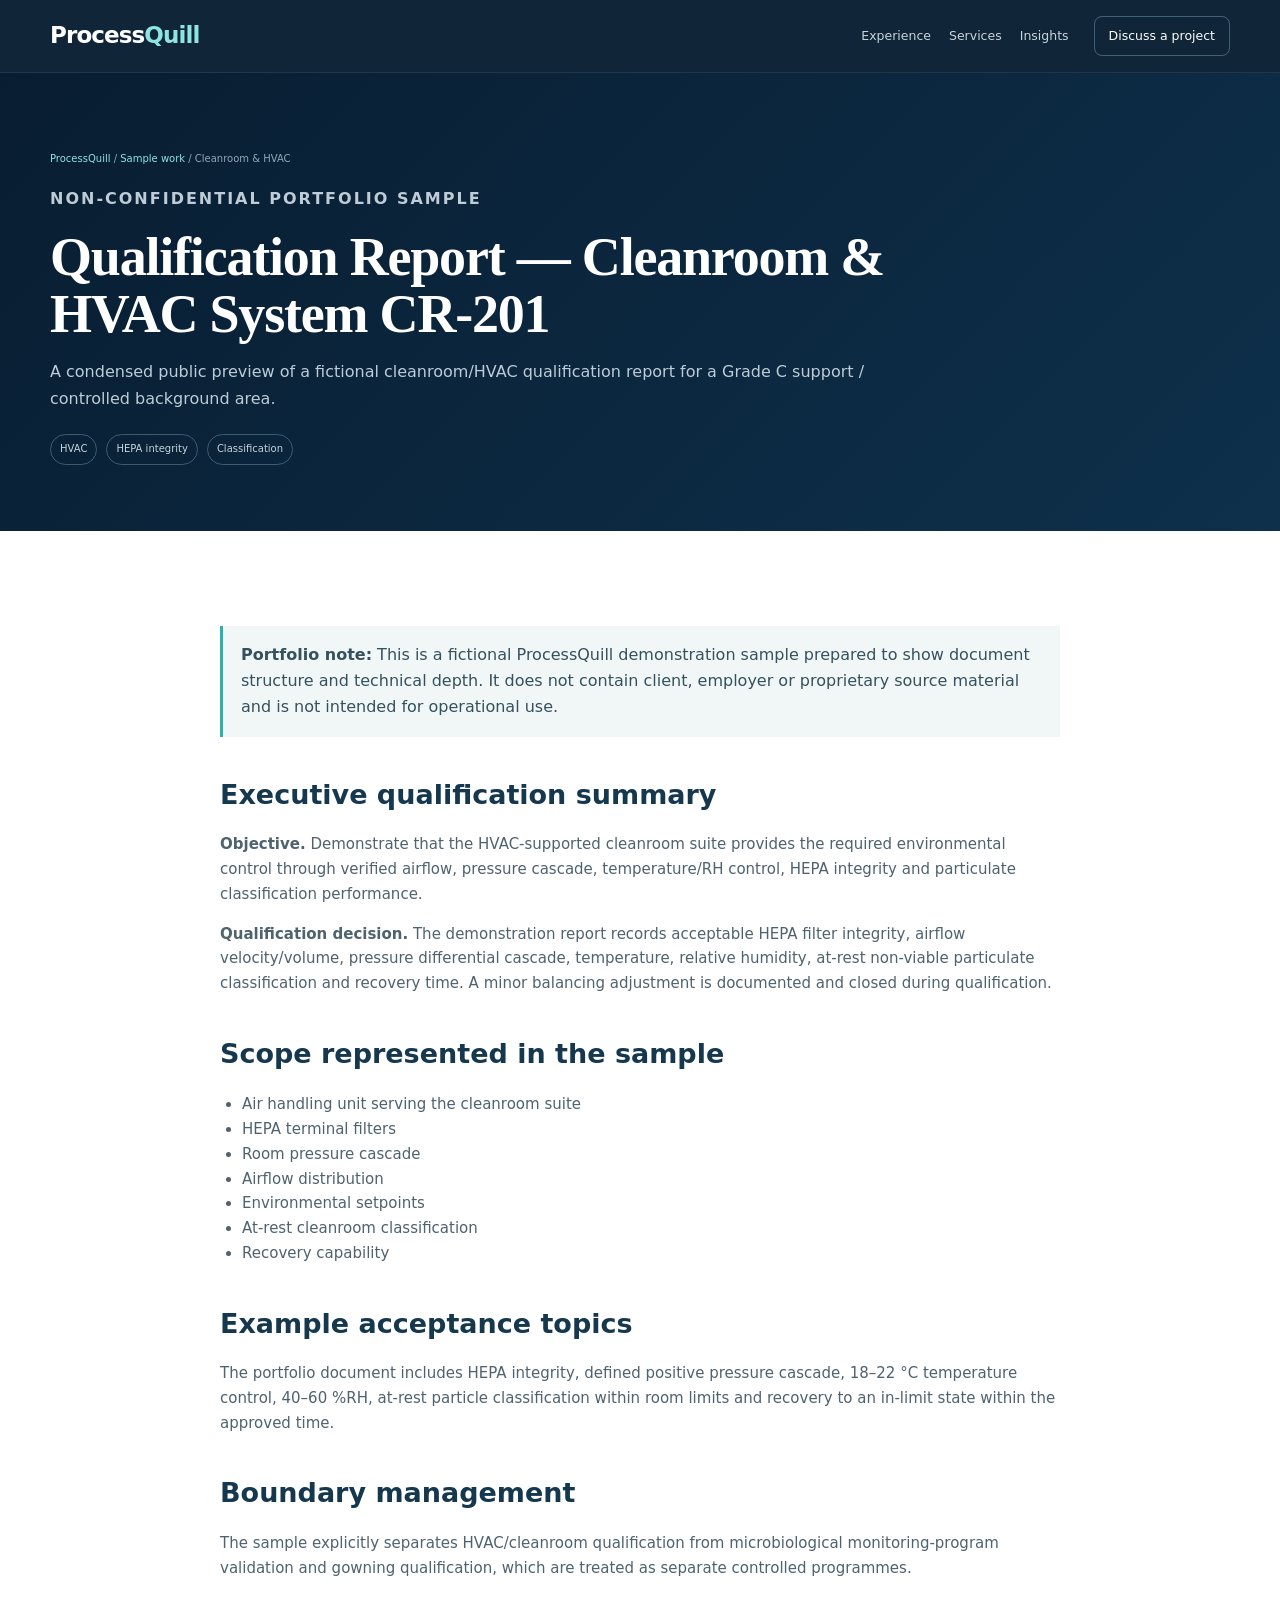
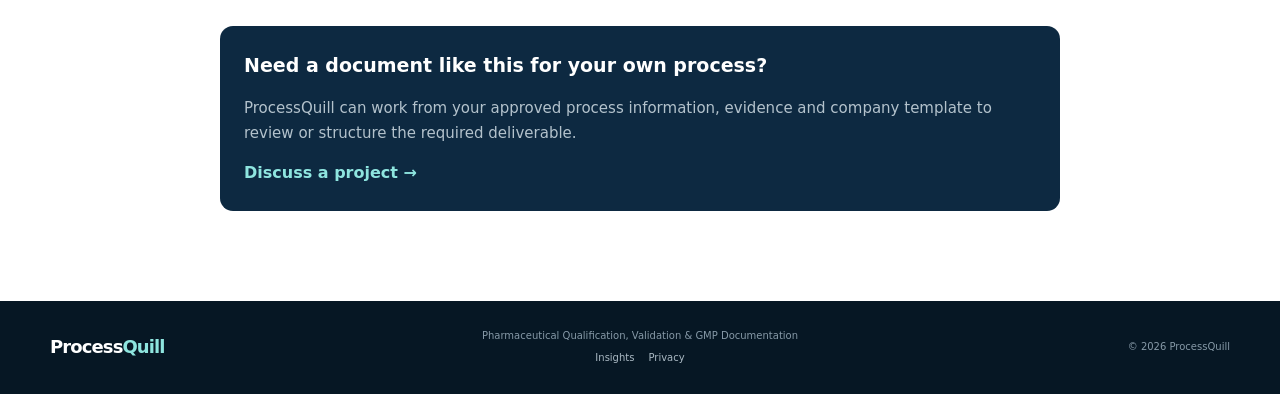
<file: sample-cleanroom-hvac.html>
<!DOCTYPE html><html lang="en"><head><meta charset="UTF-8"><meta name="viewport" content="width=device-width,initial-scale=1.0"><meta name="robots" content="index,follow"><meta name="description" content="ProcessQuill fictional cleanroom and HVAC qualification report sample."><link rel="canonical" href="https://processquill.github.io/sample-cleanroom-hvac.html"><meta name="theme-color" content="#081d31"><title>Qualification Report — Cleanroom & HVAC System CR-201 | ProcessQuill Sample</title><link rel="stylesheet" href="styles.css"></head><body><header class="site-header"><div class="container nav-wrap"><a class="brand" href="index.html"><span>Process</span><b>Quill</b></a><nav class="nav"><a href="index.html#experience">Experience</a><a href="index.html#services">Services</a><a href="insights.html">Insights</a></nav><a class="nav-cta" href="index.html#contact">Discuss a project</a></div></header><section class="article-hero"><div class="container"><div class="breadcrumbs"><a href="index.html">ProcessQuill</a> / <a href="index.html#experience">Sample work</a> / Cleanroom & HVAC</div><p class="eyebrow">NON-CONFIDENTIAL PORTFOLIO SAMPLE</p><h1>Qualification Report — Cleanroom & HVAC System CR-201</h1><p>A condensed public preview of a fictional cleanroom/HVAC qualification report for a Grade C support / controlled background area.</p><div class="article-meta"><span>HVAC</span><span>HEPA integrity</span><span>Classification</span></div></div></section><article class="article-wrap"><div class="article-callout"><strong>Portfolio note:</strong> This is a fictional ProcessQuill demonstration sample prepared to show document structure and technical depth. It does not contain client, employer or proprietary source material and is not intended for operational use.</div><h2>Executive qualification summary</h2><p><strong>Objective.</strong> Demonstrate that the HVAC-supported cleanroom suite provides the required environmental control through verified airflow, pressure cascade, temperature/RH control, HEPA integrity and particulate classification performance.</p><p><strong>Qualification decision.</strong> The demonstration report records acceptable HEPA filter integrity, airflow velocity/volume, pressure differential cascade, temperature, relative humidity, at-rest non-viable particulate classification and recovery time. A minor balancing adjustment is documented and closed during qualification.</p><h2>Scope represented in the sample</h2><ul><li>Air handling unit serving the cleanroom suite</li><li>HEPA terminal filters</li><li>Room pressure cascade</li><li>Airflow distribution</li><li>Environmental setpoints</li><li>At-rest cleanroom classification</li><li>Recovery capability</li></ul><h2>Example acceptance topics</h2><p>The portfolio document includes HEPA integrity, defined positive pressure cascade, 18–22 °C temperature control, 40–60 %RH, at-rest particle classification within room limits and recovery to an in-limit state within the approved time.</p><h2>Boundary management</h2><p>The sample explicitly separates HVAC/cleanroom qualification from microbiological monitoring-program validation and gowning qualification, which are treated as separate controlled programmes.</p><div class="article-cta"><h3>Need a document like this for your own process?</h3><p>ProcessQuill can work from your approved process information, evidence and company template to review or structure the required deliverable.</p><a href="index.html#contact">Discuss a project →</a></div></article><footer class="footer"><div class="container footer-wrap"><a class="brand footer-brand" href="index.html"><span>Process</span><b>Quill</b></a><div class="footer-center"><p>Pharmaceutical Qualification, Validation & GMP Documentation</p><nav><a href="insights.html">Insights</a><a href="privacy.html">Privacy</a></nav></div><p>© <span id="year"></span> ProcessQuill</p></div></footer><script>document.getElementById('year').textContent=new Date().getFullYear()</script></body></html>
</file>
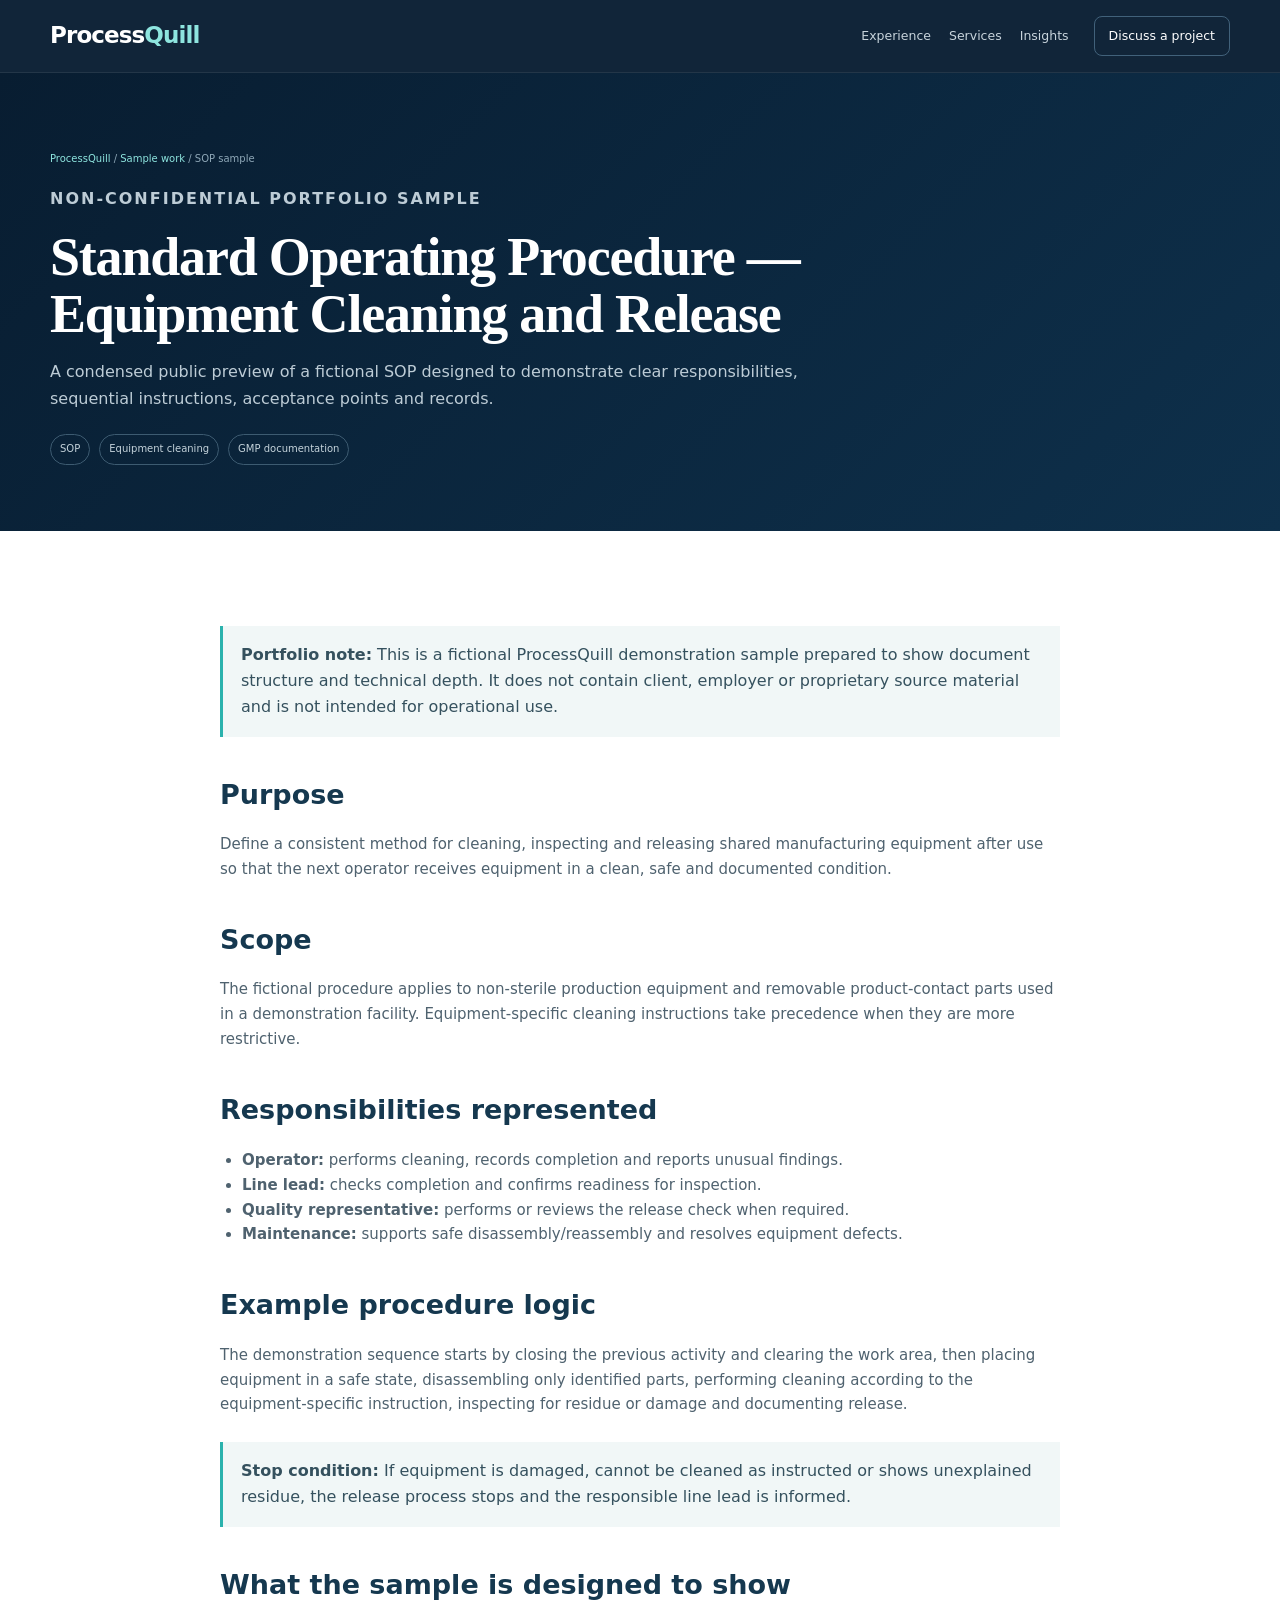
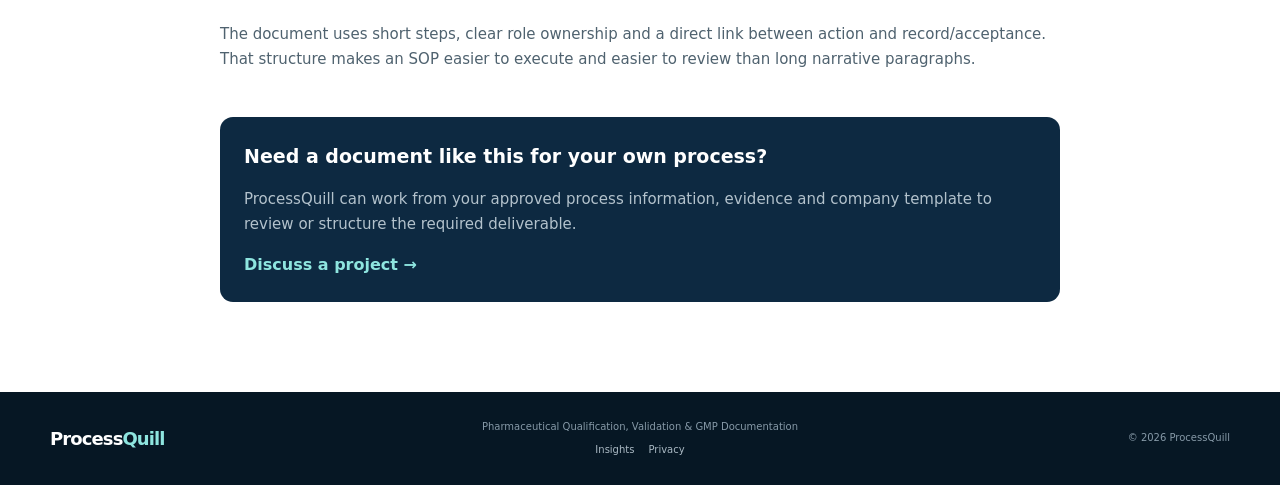
<file: sample-equipment-cleaning-sop.html>
<!DOCTYPE html><html lang="en"><head><meta charset="UTF-8"><meta name="viewport" content="width=device-width,initial-scale=1.0"><meta name="robots" content="index,follow"><meta name="description" content="ProcessQuill fictional GMP SOP sample for equipment cleaning and release."><link rel="canonical" href="https://processquill.github.io/sample-equipment-cleaning-sop.html"><meta name="theme-color" content="#081d31"><title>Standard Operating Procedure — Equipment Cleaning and Release | ProcessQuill Sample</title><link rel="stylesheet" href="styles.css"></head><body><header class="site-header"><div class="container nav-wrap"><a class="brand" href="index.html"><span>Process</span><b>Quill</b></a><nav class="nav"><a href="index.html#experience">Experience</a><a href="index.html#services">Services</a><a href="insights.html">Insights</a></nav><a class="nav-cta" href="index.html#contact">Discuss a project</a></div></header><section class="article-hero"><div class="container"><div class="breadcrumbs"><a href="index.html">ProcessQuill</a> / <a href="index.html#experience">Sample work</a> / SOP sample</div><p class="eyebrow">NON-CONFIDENTIAL PORTFOLIO SAMPLE</p><h1>Standard Operating Procedure — Equipment Cleaning and Release</h1><p>A condensed public preview of a fictional SOP designed to demonstrate clear responsibilities, sequential instructions, acceptance points and records.</p><div class="article-meta"><span>SOP</span><span>Equipment cleaning</span><span>GMP documentation</span></div></div></section><article class="article-wrap"><div class="article-callout"><strong>Portfolio note:</strong> This is a fictional ProcessQuill demonstration sample prepared to show document structure and technical depth. It does not contain client, employer or proprietary source material and is not intended for operational use.</div><h2>Purpose</h2><p>Define a consistent method for cleaning, inspecting and releasing shared manufacturing equipment after use so that the next operator receives equipment in a clean, safe and documented condition.</p><h2>Scope</h2><p>The fictional procedure applies to non-sterile production equipment and removable product-contact parts used in a demonstration facility. Equipment-specific cleaning instructions take precedence when they are more restrictive.</p><h2>Responsibilities represented</h2><ul><li><strong>Operator:</strong> performs cleaning, records completion and reports unusual findings.</li><li><strong>Line lead:</strong> checks completion and confirms readiness for inspection.</li><li><strong>Quality representative:</strong> performs or reviews the release check when required.</li><li><strong>Maintenance:</strong> supports safe disassembly/reassembly and resolves equipment defects.</li></ul><h2>Example procedure logic</h2><p>The demonstration sequence starts by closing the previous activity and clearing the work area, then placing equipment in a safe state, disassembling only identified parts, performing cleaning according to the equipment-specific instruction, inspecting for residue or damage and documenting release.</p><div class="article-callout"><strong>Stop condition:</strong> If equipment is damaged, cannot be cleaned as instructed or shows unexplained residue, the release process stops and the responsible line lead is informed.</div><h2>What the sample is designed to show</h2><p>The document uses short steps, clear role ownership and a direct link between action and record/acceptance. That structure makes an SOP easier to execute and easier to review than long narrative paragraphs.</p><div class="article-cta"><h3>Need a document like this for your own process?</h3><p>ProcessQuill can work from your approved process information, evidence and company template to review or structure the required deliverable.</p><a href="index.html#contact">Discuss a project →</a></div></article><footer class="footer"><div class="container footer-wrap"><a class="brand footer-brand" href="index.html"><span>Process</span><b>Quill</b></a><div class="footer-center"><p>Pharmaceutical Qualification, Validation & GMP Documentation</p><nav><a href="insights.html">Insights</a><a href="privacy.html">Privacy</a></nav></div><p>© <span id="year"></span> ProcessQuill</p></div></footer><script>document.getElementById('year').textContent=new Date().getFullYear()</script></body></html>
</file>
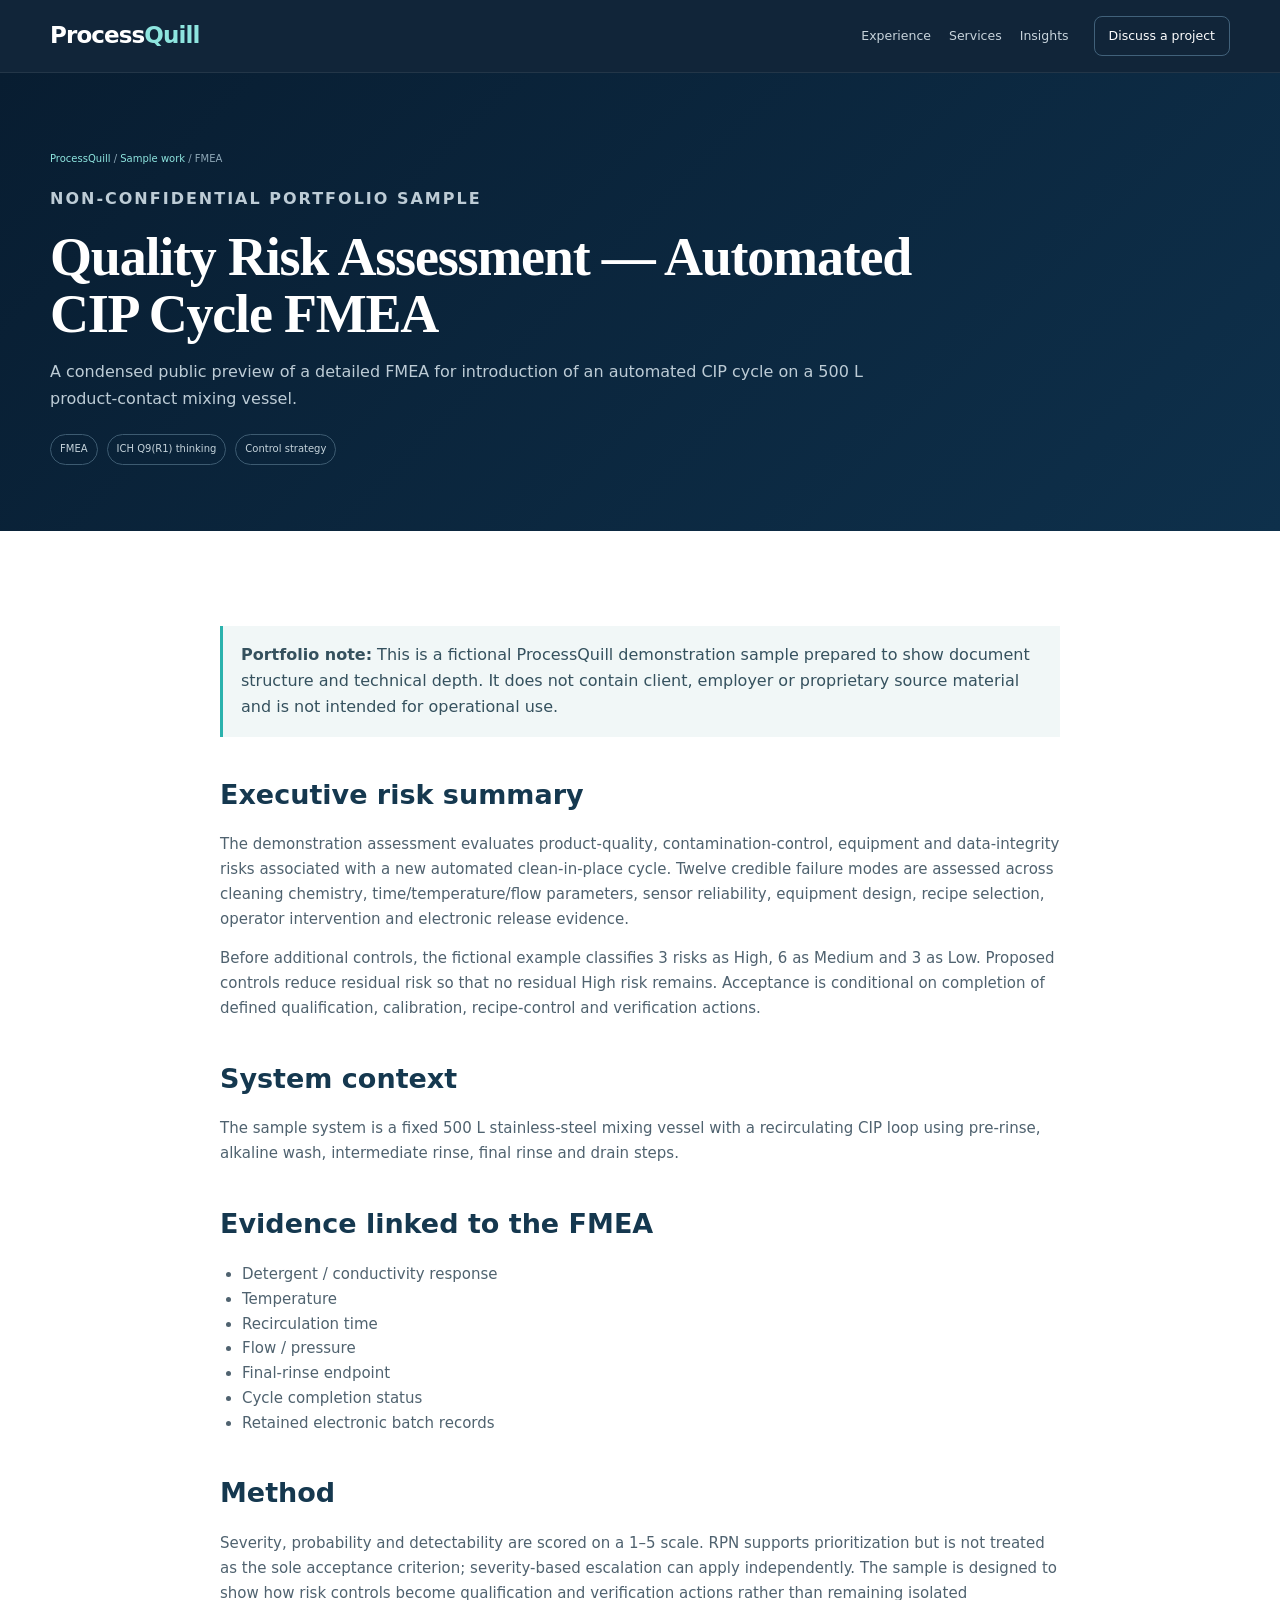
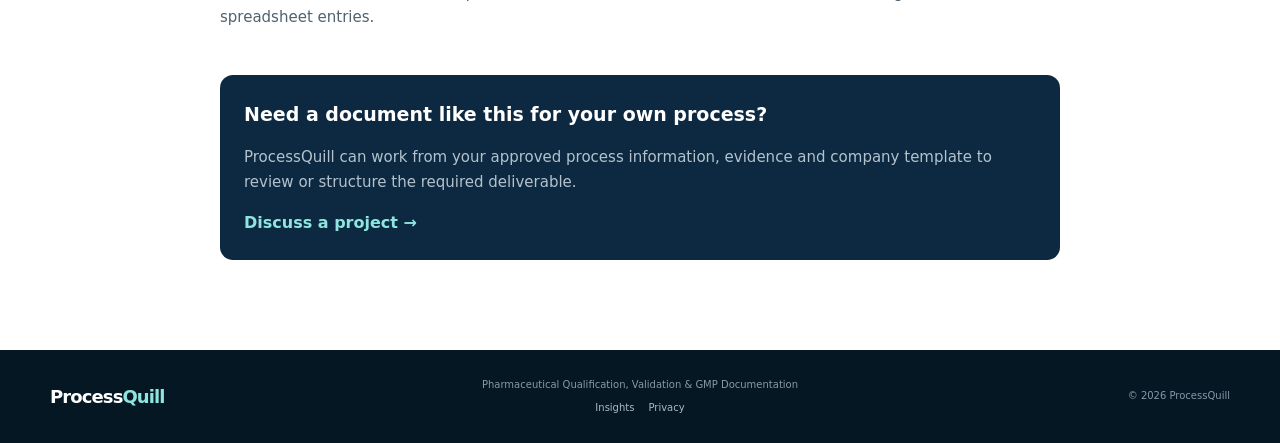
<file: sample-risk-assessment-fmea.html>
<!DOCTYPE html><html lang="en"><head><meta charset="UTF-8"><meta name="viewport" content="width=device-width,initial-scale=1.0"><meta name="robots" content="index,follow"><meta name="description" content="ProcessQuill fictional pharmaceutical FMEA and quality risk assessment sample."><link rel="canonical" href="https://processquill.github.io/sample-risk-assessment-fmea.html"><meta name="theme-color" content="#081d31"><title>Quality Risk Assessment — Automated CIP Cycle FMEA | ProcessQuill Sample</title><link rel="stylesheet" href="styles.css"></head><body><header class="site-header"><div class="container nav-wrap"><a class="brand" href="index.html"><span>Process</span><b>Quill</b></a><nav class="nav"><a href="index.html#experience">Experience</a><a href="index.html#services">Services</a><a href="insights.html">Insights</a></nav><a class="nav-cta" href="index.html#contact">Discuss a project</a></div></header><section class="article-hero"><div class="container"><div class="breadcrumbs"><a href="index.html">ProcessQuill</a> / <a href="index.html#experience">Sample work</a> / FMEA</div><p class="eyebrow">NON-CONFIDENTIAL PORTFOLIO SAMPLE</p><h1>Quality Risk Assessment — Automated CIP Cycle FMEA</h1><p>A condensed public preview of a detailed FMEA for introduction of an automated CIP cycle on a 500 L product-contact mixing vessel.</p><div class="article-meta"><span>FMEA</span><span>ICH Q9(R1) thinking</span><span>Control strategy</span></div></div></section><article class="article-wrap"><div class="article-callout"><strong>Portfolio note:</strong> This is a fictional ProcessQuill demonstration sample prepared to show document structure and technical depth. It does not contain client, employer or proprietary source material and is not intended for operational use.</div><h2>Executive risk summary</h2><p>The demonstration assessment evaluates product-quality, contamination-control, equipment and data-integrity risks associated with a new automated clean-in-place cycle. Twelve credible failure modes are assessed across cleaning chemistry, time/temperature/flow parameters, sensor reliability, equipment design, recipe selection, operator intervention and electronic release evidence.</p><p>Before additional controls, the fictional example classifies 3 risks as High, 6 as Medium and 3 as Low. Proposed controls reduce residual risk so that no residual High risk remains. Acceptance is conditional on completion of defined qualification, calibration, recipe-control and verification actions.</p><h2>System context</h2><p>The sample system is a fixed 500 L stainless-steel mixing vessel with a recirculating CIP loop using pre-rinse, alkaline wash, intermediate rinse, final rinse and drain steps.</p><h2>Evidence linked to the FMEA</h2><ul><li>Detergent / conductivity response</li><li>Temperature</li><li>Recirculation time</li><li>Flow / pressure</li><li>Final-rinse endpoint</li><li>Cycle completion status</li><li>Retained electronic batch records</li></ul><h2>Method</h2><p>Severity, probability and detectability are scored on a 1–5 scale. RPN supports prioritization but is not treated as the sole acceptance criterion; severity-based escalation can apply independently. The sample is designed to show how risk controls become qualification and verification actions rather than remaining isolated spreadsheet entries.</p><div class="article-cta"><h3>Need a document like this for your own process?</h3><p>ProcessQuill can work from your approved process information, evidence and company template to review or structure the required deliverable.</p><a href="index.html#contact">Discuss a project →</a></div></article><footer class="footer"><div class="container footer-wrap"><a class="brand footer-brand" href="index.html"><span>Process</span><b>Quill</b></a><div class="footer-center"><p>Pharmaceutical Qualification, Validation & GMP Documentation</p><nav><a href="insights.html">Insights</a><a href="privacy.html">Privacy</a></nav></div><p>© <span id="year"></span> ProcessQuill</p></div></footer><script>document.getElementById('year').textContent=new Date().getFullYear()</script></body></html>
</file>
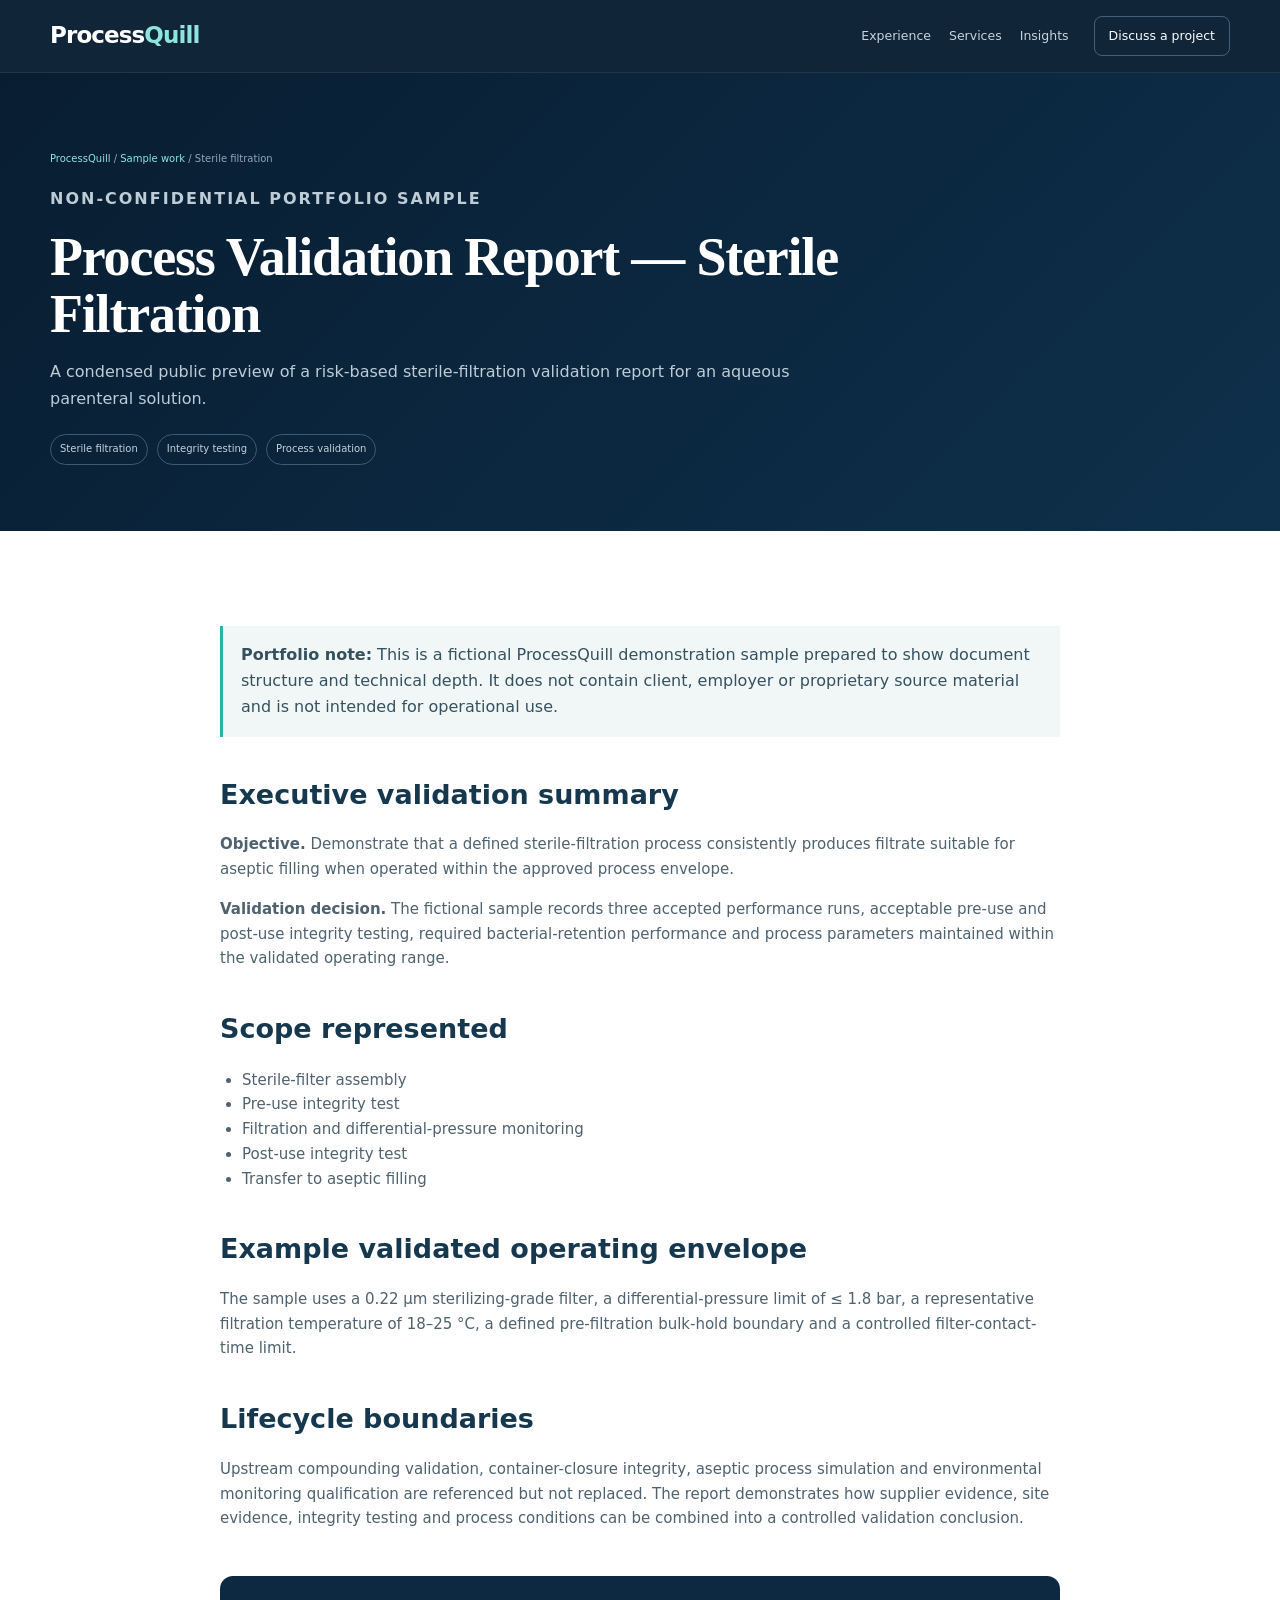
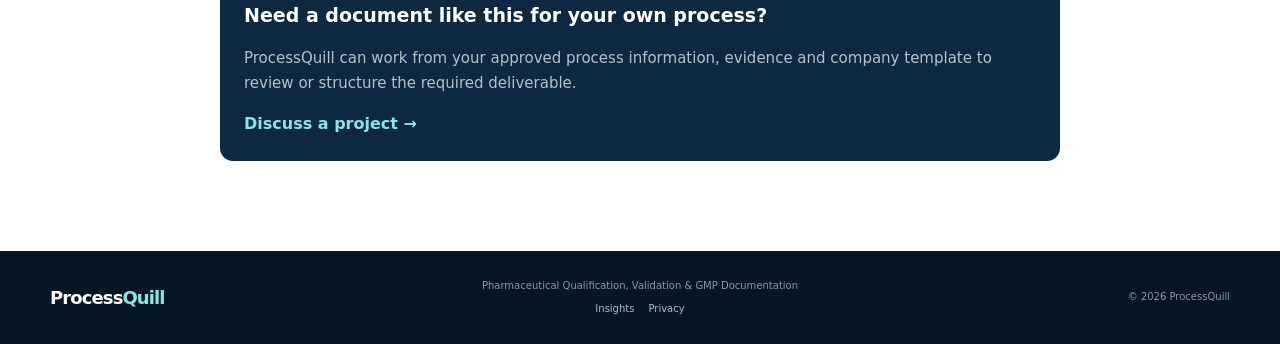
<file: sample-sterile-filtration.html>
<!DOCTYPE html><html lang="en"><head><meta charset="UTF-8"><meta name="viewport" content="width=device-width,initial-scale=1.0"><meta name="robots" content="index,follow"><meta name="description" content="ProcessQuill fictional sterile filtration process validation report sample."><link rel="canonical" href="https://processquill.github.io/sample-sterile-filtration.html"><meta name="theme-color" content="#081d31"><title>Process Validation Report — Sterile Filtration | ProcessQuill Sample</title><link rel="stylesheet" href="styles.css"></head><body><header class="site-header"><div class="container nav-wrap"><a class="brand" href="index.html"><span>Process</span><b>Quill</b></a><nav class="nav"><a href="index.html#experience">Experience</a><a href="index.html#services">Services</a><a href="insights.html">Insights</a></nav><a class="nav-cta" href="index.html#contact">Discuss a project</a></div></header><section class="article-hero"><div class="container"><div class="breadcrumbs"><a href="index.html">ProcessQuill</a> / <a href="index.html#experience">Sample work</a> / Sterile filtration</div><p class="eyebrow">NON-CONFIDENTIAL PORTFOLIO SAMPLE</p><h1>Process Validation Report — Sterile Filtration</h1><p>A condensed public preview of a risk-based sterile-filtration validation report for an aqueous parenteral solution.</p><div class="article-meta"><span>Sterile filtration</span><span>Integrity testing</span><span>Process validation</span></div></div></section><article class="article-wrap"><div class="article-callout"><strong>Portfolio note:</strong> This is a fictional ProcessQuill demonstration sample prepared to show document structure and technical depth. It does not contain client, employer or proprietary source material and is not intended for operational use.</div><h2>Executive validation summary</h2><p><strong>Objective.</strong> Demonstrate that a defined sterile-filtration process consistently produces filtrate suitable for aseptic filling when operated within the approved process envelope.</p><p><strong>Validation decision.</strong> The fictional sample records three accepted performance runs, acceptable pre-use and post-use integrity testing, required bacterial-retention performance and process parameters maintained within the validated operating range.</p><h2>Scope represented</h2><ul><li>Sterile-filter assembly</li><li>Pre-use integrity test</li><li>Filtration and differential-pressure monitoring</li><li>Post-use integrity test</li><li>Transfer to aseptic filling</li></ul><h2>Example validated operating envelope</h2><p>The sample uses a 0.22 µm sterilizing-grade filter, a differential-pressure limit of ≤ 1.8 bar, a representative filtration temperature of 18–25 °C, a defined pre-filtration bulk-hold boundary and a controlled filter-contact-time limit.</p><h2>Lifecycle boundaries</h2><p>Upstream compounding validation, container-closure integrity, aseptic process simulation and environmental monitoring qualification are referenced but not replaced. The report demonstrates how supplier evidence, site evidence, integrity testing and process conditions can be combined into a controlled validation conclusion.</p><div class="article-cta"><h3>Need a document like this for your own process?</h3><p>ProcessQuill can work from your approved process information, evidence and company template to review or structure the required deliverable.</p><a href="index.html#contact">Discuss a project →</a></div></article><footer class="footer"><div class="container footer-wrap"><a class="brand footer-brand" href="index.html"><span>Process</span><b>Quill</b></a><div class="footer-center"><p>Pharmaceutical Qualification, Validation & GMP Documentation</p><nav><a href="insights.html">Insights</a><a href="privacy.html">Privacy</a></nav></div><p>© <span id="year"></span> ProcessQuill</p></div></footer><script>document.getElementById('year').textContent=new Date().getFullYear()</script></body></html>
</file>
<file: styles.css>
:root{--navy:#081d31;--navy2:#0e2c45;--navy3:#123b56;--teal:#2bb2ad;--teal2:#8ee5df;--ink:#1d2935;--muted:#647584;--line:#dce5e9;--soft:#f4f7f8;--white:#fff;--max:1180px;--shadow:0 18px 55px rgba(7,31,50,.10)}*{box-sizing:border-box}html{scroll-behavior:smooth;scroll-padding-top:82px}body{margin:0;font-family:system-ui,-apple-system,BlinkMacSystemFont,"Segoe UI",Arial,sans-serif;color:var(--ink);background:#fff;line-height:1.65}img{max-width:100%;display:block}a{color:inherit}.container{width:min(calc(100% - 40px),var(--max));margin:auto}.site-header{position:sticky;top:0;z-index:50;background:rgba(8,29,49,.96);backdrop-filter:blur(12px);border-bottom:1px solid rgba(255,255,255,.08)}.nav-wrap{height:72px;display:flex;align-items:center;gap:25px}.brand{font-weight:800;font-size:23px;letter-spacing:-.9px;text-decoration:none;margin-right:auto}.brand span{color:#fff}.brand b{color:var(--teal2)}.nav{display:flex;gap:18px}.nav a,.nav-cta{color:#c8d4dc;text-decoration:none;font-size:12.5px}.nav a:hover{color:#fff}.nav-cta{padding:9px 14px;border:1px solid #41617a;border-radius:8px;color:#fff;white-space:nowrap}.menu-btn{display:none;background:none;border:0;color:#fff;font-size:24px;cursor:pointer}.hero{background:linear-gradient(135deg,#081d31 0%,#0e304b 65%,#113b56 100%);color:#fff;padding:96px 0 82px;overflow:hidden}.hero-grid{display:grid;grid-template-columns:1.08fr .92fr;gap:72px;align-items:center}.eyebrow{font-size:10.5px;letter-spacing:2px;font-weight:800;color:var(--teal);margin:0 0 17px}.hero h1,.section-heading h2,.credentials-copy h2,.contact-copy h2,.profile-feature h2,.article-hero h1,.page-hero h1{font-family:Georgia,"Times New Roman",serif;line-height:1.06;letter-spacing:-1.2px}.hero h1{font-size:61px;margin:0;max-width:760px}.hero h1 span{color:var(--teal2)}.hero-lead{font-size:18px;color:#c1d0da;max-width:710px;margin:26px 0 29px}.hero-actions{display:flex;gap:12px;flex-wrap:wrap}.btn{display:inline-flex;align-items:center;justify-content:center;text-decoration:none;padding:13px 18px;border-radius:8px;font-weight:800;font-size:13px;border:0;cursor:pointer;font-family:inherit}.btn-primary{background:var(--teal);color:#04272b}.btn-primary:hover{background:#4bc9c4}.btn-outline{border:1px solid #54718a;color:#fff}.btn-outline:hover{border-color:#83aaa9;background:rgba(255,255,255,.05)}.hero-tags{display:flex;gap:8px;flex-wrap:wrap;margin-top:36px}.hero-tags span{font-size:11px;padding:7px 10px;border:1px solid #31516a;border-radius:999px;color:#c6d4dd}.profile-feature{background:#fff;color:var(--ink);border-radius:18px;overflow:hidden;box-shadow:0 32px 90px rgba(0,0,0,.28);max-width:480px;margin-left:auto}.portrait-wrap{height:410px;background:#dfe8eb;overflow:hidden}.portrait-wrap img{width:100%;height:100%;object-fit:cover;object-position:center 23%;filter:none}.profile-feature-body{padding:25px 28px 28px}.mini-kicker{font-size:9px;font-weight:800;letter-spacing:1.5px;color:var(--teal);margin:0 0 5px}.profile-feature h2{font-size:31px;color:#12344e;margin:0}.profile-feature-body>p:not(.mini-kicker){font-size:13px;color:var(--muted);margin:6px 0 17px}.profile-proof{display:flex;gap:7px;flex-wrap:wrap}.profile-proof span{font-size:10px;background:#edf4f5;color:#36515f;padding:6px 8px;border-radius:999px}.direct-note{margin-top:18px;border-top:1px solid var(--line);padding-top:16px}.direct-note strong{display:block;font-size:12px;color:#183a52}.direct-note span{display:block;margin-top:3px;font-size:10.5px;color:#687987}.text-link{display:inline-block;margin-top:18px;text-decoration:none;font-size:12px;font-weight:800;color:#117f81}.trust-strip{background:#061724;color:#fff}.trust-grid{display:grid;grid-template-columns:repeat(4,1fr)}.trust-grid div{padding:23px 22px;border-right:1px solid #1d3a50}.trust-grid div:first-child{border-left:1px solid #1d3a50}.trust-grid strong{display:block;font-size:13px}.trust-grid span{display:block;font-size:10px;color:#9caebb;margin-top:3px}.section{padding:96px 0}.section-light{background:#fff}.section-soft{background:var(--soft)}.section-heading{max-width:820px;margin-bottom:46px}.section-heading h2,.credentials-copy h2,.contact-copy h2{font-size:43px;color:#12344e;margin:0}.section-heading>p:last-child,.credentials-copy>p,.contact-copy>p{font-size:16px;color:var(--muted);max-width:760px}.about-grid{display:grid;grid-template-columns:.86fr 1.14fr;gap:85px}.about-copy{padding-top:5px}.about-copy p{color:var(--muted);font-size:15px}.about-copy .lead{font-size:18px;color:#2c414f}.quote{margin-top:28px;border-left:3px solid var(--teal);padding:8px 0 8px 19px;font-family:Georgia,"Times New Roman",serif;font-size:19px;color:#24475c}.framework-section{background:#0b263d;color:#fff;border-top:1px solid #203f56;border-bottom:1px solid #203f56}.framework-wrap{display:grid;grid-template-columns:.75fr 1.25fr;gap:45px;align-items:center;padding:28px 0}.framework-wrap .eyebrow{margin-bottom:3px}.framework-wrap p{margin:0;color:#93a8b6;font-size:10.5px}.framework-list{display:flex;gap:9px;justify-content:flex-end;flex-wrap:wrap}.framework-list span{border:1px solid #35566c;border-radius:999px;padding:8px 11px;font-size:11px;color:#d2dce3;background:rgba(255,255,255,.025)}.service-grid{display:grid;grid-template-columns:repeat(3,1fr);gap:18px}.service-card{background:#fff;border:1px solid var(--line);border-radius:14px;padding:29px;box-shadow:0 5px 24px rgba(10,35,54,.04);transition:.22s ease}.service-card:hover{transform:translateY(-4px);box-shadow:var(--shadow)}.service-icon{width:42px;height:42px;border-radius:11px;background:#e4f4f3;color:#138d8c;display:flex;align-items:center;justify-content:center;font-size:11px;font-weight:800}.service-card h3{font-size:20px;margin:16px 0 8px}.service-card p{font-size:13px;color:var(--muted)}.service-card ul{list-style:none;margin:21px 0 0;padding:17px 0 0;border-top:1px solid var(--line)}.service-card li{font-size:12px;padding:5px 0}.service-card li:before{content:"✓";color:var(--teal);font-weight:800;margin-right:8px}.situations-section{background:#fff}.situation-grid{display:grid;grid-template-columns:repeat(3,1fr);gap:14px}.situation-card{border:1px solid var(--line);background:#fff;border-radius:13px;padding:22px;min-height:130px;box-shadow:0 7px 24px rgba(11,35,53,.035)}.situation-card b{font-size:10px;color:#15908f}.situation-card p{font-size:14px;line-height:1.5;color:#304858;margin:13px 0 0}.portfolio-note{border-left:3px solid var(--teal);padding-left:15px}.sample-grid{display:grid;grid-template-columns:repeat(3,1fr);gap:18px}.sample-card{border:1px solid var(--line);border-radius:14px;overflow:hidden;background:#fff;box-shadow:0 7px 28px rgba(8,31,49,.04);transition:.22s ease}.sample-card:hover{transform:translateY(-4px);box-shadow:var(--shadow)}.sample-visual{height:205px;padding:24px;position:relative;background:linear-gradient(145deg,#eaf0f2,#dce8e9);display:flex;gap:7px;align-items:flex-start;flex-wrap:wrap;overflow:hidden}.sample-visual:after{content:"";position:absolute;width:220px;height:220px;border-radius:50%;right:-75px;bottom:-105px;background:rgba(43,178,173,.13)}.sample-visual span{font-size:9px;font-weight:800;padding:6px 9px;border-radius:999px;background:#fff;color:#42606d;z-index:2}.sample-visual b{position:absolute;left:24px;bottom:25px;font-family:Georgia,"Times New Roman",serif;font-size:26px;color:#173a55;z-index:2}.sample-hvac{background:linear-gradient(145deg,#e4f0ef,#dae7ec)}.sample-aseptic{background:linear-gradient(145deg,#e7edf1,#dce6ec)}.sample-fmea{background:linear-gradient(145deg,#eef0ec,#e1e8e3)}.sample-filtration{background:linear-gradient(145deg,#e5f2f1,#dbe9eb)}.sample-sop{background:linear-gradient(145deg,#f0ece7,#e8e2dc)}.sample-body{padding:20px}.sample-body>span{font-size:9px;font-weight:800;letter-spacing:1.15px;color:#168d8c;text-transform:uppercase}.sample-body h3{font-size:19px;margin:7px 0 8px;color:#17384f}.sample-body p{font-size:12px;color:var(--muted);margin:0;min-height:58px}.sample-actions{padding-top:16px;margin-top:16px;border-top:1px solid var(--line)}.sample-actions a{text-decoration:none;font-size:11px;font-weight:800;color:#0f7b7d}.process-section{background:var(--navy);color:#fff}.section-heading.light h2{color:#fff}.process-grid{display:grid;grid-template-columns:repeat(4,1fr);border:1px solid #29455c;border-radius:13px;overflow:hidden}.process-step{padding:27px;border-right:1px solid #29455c}.process-step:last-child{border-right:0}.process-step b{color:var(--teal2);font-size:11px}.process-step h3{font-size:16px;margin:8px 0}.process-step p{color:#afbec8;font-size:12px;margin:0}.process-note{color:#91a5b3;font-size:10.5px;margin:17px 0 0}.pricing-section{background:#081d31;color:#fff;position:relative;overflow:hidden}.pricing-section .section-heading h2{color:#fff}.pricing-section .section-heading>p:last-child{color:#b8c7d1}.pricing-service{background:#0d2941;border:1px solid #29485f;border-radius:17px;padding:30px;margin-top:24px}.pricing-service-head{display:flex;justify-content:space-between;gap:35px;align-items:flex-start;margin-bottom:25px}.pricing-service-head>div{max-width:760px}.pricing-number{font-size:9px;letter-spacing:1.8px;font-weight:800;color:#8ee5df}.pricing-service-head h3{font-family:Georgia,"Times New Roman",serif;font-size:30px;line-height:1.15;margin:6px 0 9px}.pricing-service-head p{font-size:13px;color:#afbec8;margin:0}.pricing-badge{font-size:9px;font-weight:800;color:#082a2c;background:#8ee5df;border-radius:999px;padding:7px 10px;white-space:nowrap}.tier-grid{display:grid;grid-template-columns:repeat(3,1fr);gap:14px}.tier-card{background:#fff;color:#1d2935;border-radius:13px;padding:24px;position:relative;border:1px solid #d8e3e7;min-height:350px;display:flex;flex-direction:column}.tier-featured{border:2px solid #2bb2ad;box-shadow:0 18px 45px rgba(0,0,0,.16);transform:translateY(-4px)}.popular-tag{position:absolute;right:15px;top:14px;font-size:8px;font-weight:800;text-transform:uppercase;letter-spacing:1px;background:#e4f5f4;color:#107879;padding:5px 7px;border-radius:999px}.tier-label{font-size:9px;font-weight:800;text-transform:uppercase;letter-spacing:1.5px;color:#2a9f9d}.tier-card h4{font-size:18px;margin:8px 0 13px;color:#15354e;padding-right:55px}.tier-price{display:flex;align-items:flex-start;gap:6px;margin-bottom:12px}.tier-price small{font-size:9px;color:#7c8b95;margin-top:8px}.tier-price strong{font-family:Georgia,"Times New Roman",serif;font-size:40px;line-height:1;color:#0b304a}.tier-card>p{font-size:12px;color:#667684;margin:0 0 15px}.tier-card ul{list-style:none;padding:14px 0 0;margin:0 0 20px;border-top:1px solid #e3e9ec}.tier-card li{font-size:11px;color:#4f616d;padding:4px 0}.tier-card li:before{content:"✓";color:#2aa5a2;font-weight:800;margin-right:7px}.tier-link{margin-top:auto;color:#117e80;text-decoration:none;font-size:11px;font-weight:800}.custom-service-note{display:flex;justify-content:space-between;gap:25px;align-items:center;margin-top:22px;padding:19px 22px;border:1px dashed #44647a;border-radius:12px;background:rgba(255,255,255,.025)}.custom-service-note strong{display:block;font-size:13px}.custom-service-note span{display:block;font-size:11px;color:#9fb1bd;margin-top:2px}.custom-service-note a{color:#8ee5df;text-decoration:none;font-size:11px;font-weight:800}.pricing-footnote{font-size:10px;color:#8198a8;margin:14px 2px 0}.credentials-section{background:linear-gradient(180deg,#f4f7f8,#eaf1f2)}.credentials-grid{display:grid;grid-template-columns:.78fr 1.22fr;gap:70px;align-items:start}.credentials-copy{position:sticky;top:105px}.credentials-copy h2{margin:0 0 19px}.credentials-copy .btn{margin-top:17px}.credential-list{display:grid;gap:10px}.credential-list a{display:grid;grid-template-columns:54px 1fr 28px;gap:14px;align-items:center;text-decoration:none;color:inherit;background:#fff;border:1px solid var(--line);border-radius:12px;padding:16px 17px;transition:.2s ease}.credential-list a:hover{transform:translateX(4px);border-color:#a6cece;box-shadow:0 10px 32px rgba(12,42,62,.07)}.credential-list>a>span{height:43px;border-radius:9px;background:#e5f4f3;color:#117c7d;font-weight:800;font-size:10px;display:flex;align-items:center;justify-content:center}.credential-list strong{display:block;font-size:14px}.credential-list small{display:block;color:var(--muted);margin-top:2px}.credential-list i{font-style:normal;color:var(--teal);font-size:18px}.faq-section{background:#fff}.faq-grid{display:grid;grid-template-columns:.78fr 1.22fr;gap:70px;align-items:start}.faq-list{display:grid;gap:10px}.faq-list details{border:1px solid var(--line);border-radius:12px;background:#fff;padding:0 18px}.faq-list summary{cursor:pointer;list-style:none;padding:17px 25px 17px 0;font-weight:750;font-size:13px;color:#18384e;position:relative}.faq-list summary::-webkit-details-marker{display:none}.faq-list summary:after{content:"+";position:absolute;right:0;top:14px;color:#168d8c;font-size:20px}.faq-list details[open] summary:after{content:"–"}.faq-list details p{margin:-2px 0 17px;color:var(--muted);font-size:12.5px}.insights-section{background:var(--soft)}.insight-grid{display:grid;grid-template-columns:repeat(3,1fr);gap:18px}.insight-card{background:#fff;border:1px solid var(--line);border-radius:14px;padding:24px;display:flex;flex-direction:column;min-height:260px}.insight-card>span{font-size:9px;letter-spacing:1.25px;font-weight:800;color:#168d8c}.insight-card h3{font-size:19px;line-height:1.35;color:#17384f;margin:12px 0}.insight-card p{font-size:12.5px;color:var(--muted);margin:0 0 20px}.insight-card a{margin-top:auto;text-decoration:none;color:#0e7b7d;font-weight:800;font-size:11px}.insights-all{margin-top:22px}.contact-section{background:#fff}.contact-grid{display:grid;grid-template-columns:.85fr 1.15fr;gap:70px}.contact-copy h2{margin:0 0 20px}.email-link{display:inline-block;margin-top:13px;color:#11888a;text-decoration:none;font-size:18px;font-weight:800;border-bottom:1px solid #9ed3d1}.contact-form{background:var(--soft);border:1px solid var(--line);border-radius:14px;padding:28px}.contact-form label{display:block;font-size:11px;font-weight:800;color:#405463;margin-bottom:14px}.contact-form input,.contact-form select,.contact-form textarea{width:100%;border:1px solid #cfd9df;background:#fff;border-radius:7px;padding:11px 12px;margin-top:6px;font:inherit;font-size:13px;color:var(--ink);outline:none}.contact-form input:focus,.contact-form select:focus,.contact-form textarea:focus{border-color:#2bb2ad;box-shadow:0 0 0 3px rgba(43,178,173,.10)}.form-row{display:grid;grid-template-columns:1fr 1fr;gap:13px}.contact-submit{width:100%}.form-note{font-size:10px;color:#71818c;margin:10px 0 0}.footer{background:#061724;color:#8699a7;padding:27px 0}.footer-wrap{display:grid;grid-template-columns:1fr 2fr 1fr;align-items:center;font-size:10px}.footer-brand{font-size:18px}.footer-center{text-align:center}.footer-center p{margin:0 0 6px}.footer-center nav{display:flex;justify-content:center;gap:14px;flex-wrap:wrap}.footer-center a{color:#aab9c3;text-decoration:none}.footer-wrap>p:last-child{text-align:right}.reveal{opacity:0;transform:translateY(14px);transition:.65s ease}.reveal.visible{opacity:1;transform:none}.delay-1{transition-delay:.08s}.delay-2{transition-delay:.16s}.delay-3{transition-delay:.24s}.page-hero,.article-hero{background:linear-gradient(135deg,#081d31,#0e304b);color:#fff;padding:78px 0 66px}.page-hero h1,.article-hero h1{font-size:54px;margin:0;max-width:900px}.page-hero p,.article-hero p{color:#bdccd6;max-width:820px;font-size:16px}.breadcrumbs{font-size:10px;color:#8fa8b8;margin-bottom:18px}.breadcrumbs a{color:#8ee5df;text-decoration:none}.article-wrap{width:min(calc(100% - 40px),840px);margin:auto;padding:70px 0 90px}.article-wrap h2{font-size:27px;color:#15384f;margin:36px 0 10px}.article-wrap h3{font-size:19px;color:#17384f;margin:28px 0 8px}.article-wrap p,.article-wrap li{font-size:15px;color:#4f626f}.article-wrap ul{padding-left:22px}.article-callout{border-left:3px solid var(--teal);background:#f1f7f7;padding:16px 18px;margin:25px 0;color:#35515e}.article-meta{display:flex;gap:9px;flex-wrap:wrap;margin-top:22px}.article-meta span{font-size:10px;border:1px solid #3d5b71;border-radius:999px;padding:6px 9px;color:#c5d3db}.article-cta{margin-top:45px;padding:24px;border-radius:13px;background:#0d2941;color:#fff}.article-cta h3{color:#fff;margin-top:0}.article-cta p{color:#b3c2cc}.article-cta a{color:#8ee5df;font-weight:800;text-decoration:none}.legal-wrap{width:min(calc(100% - 40px),900px);margin:auto;padding:65px 0 90px}.legal-wrap h2{font-size:24px;color:#15384f;margin-top:35px}.legal-wrap p,.legal-wrap li{font-size:14px;color:#536671}.insights-index-grid{display:grid;grid-template-columns:repeat(3,1fr);gap:18px;padding:70px 0 90px}.cert-page{background:var(--soft)}.cert-main{padding:70px 0 90px}.cert-back{display:inline-block;text-decoration:none;color:#0c7880;font-weight:800;font-size:12px;margin-bottom:30px}.cert-group{margin-top:42px}.cert-group:first-of-type{margin-top:0}.cert-group-head{display:grid;grid-template-columns:44px 1fr;gap:14px;align-items:start;margin-bottom:20px}.cert-no{display:grid;place-items:center;width:38px;height:38px;border-radius:10px;background:#dff3f1;color:#177f80;font-size:11px;font-weight:800}.cert-group h2{margin:0;font-size:21px}.cert-group p{margin:3px 0 0;font-size:12px;color:var(--muted)}.cert-grid{display:grid;grid-template-columns:repeat(3,1fr);gap:18px}.cert-grid.two{grid-template-columns:repeat(2,1fr);max-width:820px}.cert-card{display:flex;flex-direction:column;background:#fff;border:1px solid var(--line);border-radius:14px;overflow:hidden;text-decoration:none;color:inherit;transition:.2s ease;box-shadow:0 7px 26px rgba(15,43,61,.04)}.cert-card:hover{transform:translateY(-4px);box-shadow:0 18px 46px rgba(15,43,61,.11);border-color:#b9d2d4}.cert-preview{height:335px;background:#eaf0f2;padding:14px;display:flex;align-items:center;justify-content:center;overflow:hidden}.cert-preview img{width:100%;height:100%;object-fit:contain;filter:contrast(1.02)}.cert-body{padding:19px 20px 21px}.cert-tag{font-size:9px;letter-spacing:1.25px;color:#188b8a;font-weight:800}.cert-body h3{margin:7px 0;font-size:17px;line-height:1.35}.cert-body p{margin:0;color:var(--muted);font-size:11px}.cert-view{display:block;margin-top:14px;color:#0c7779;font-size:11px;font-weight:800}.modal{position:fixed;inset:0;z-index:100;display:none;align-items:center;justify-content:center;padding:18px}.modal.open{display:flex}.backdrop{position:absolute;inset:0;background:rgba(2,11,19,.9);backdrop-filter:blur(3px)}.viewer{position:relative;z-index:2;width:min(96vw,1200px);height:min(95vh,980px);background:#fff;border-radius:14px;overflow:hidden;box-shadow:0 35px 100px rgba(0,0,0,.55);display:flex;flex-direction:column}.viewer-top{min-height:58px;display:flex;align-items:center;justify-content:space-between;gap:12px;padding:10px 14px 10px 18px;border-bottom:1px solid var(--line)}.viewer-top h3{margin:0;font-size:14px}.viewer-actions{display:flex;align-items:center;gap:8px}.full-link{display:inline-flex;align-items:center;min-height:34px;background:var(--navy2);color:#fff;text-decoration:none;padding:0 11px;border-radius:7px;font-size:11px;font-weight:800}.close{width:34px;height:34px;border:0;background:#edf2f4;border-radius:7px;font-size:23px;color:var(--ink);cursor:pointer}.viewer-image{flex:1;overflow:auto;background:#e9eef0;padding:20px;text-align:center}.viewer-image img{display:block;width:auto;max-width:none;min-width:min(950px,92vw);height:auto;margin:0 auto;background:#fff;box-shadow:0 8px 30px rgba(0,0,0,.16)}.hint{text-align:center;background:#fff;border-top:1px solid var(--line);padding:7px 12px;font-size:10px;color:#6f7e88}@media(max-width:1050px){.hero h1{font-size:53px}.hero-grid{gap:45px}.about-grid,.credentials-grid,.contact-grid,.faq-grid{gap:45px}.nav{gap:12px}.nav a{font-size:11.5px}.profile-feature{max-width:430px}.trust-grid{grid-template-columns:repeat(2,1fr)}.trust-grid div:nth-child(3){border-left:1px solid #1d3a50}.sample-grid{grid-template-columns:repeat(2,1fr)}}@media(max-width:840px){.menu-btn{display:block}.nav{position:absolute;top:72px;left:0;right:0;background:#081d31;padding:15px 20px 21px;display:none;flex-direction:column;border-bottom:1px solid #28445a}.nav.open{display:flex}.nav-cta{display:none}.hero-grid,.about-grid,.credentials-grid,.contact-grid,.faq-grid,.framework-wrap{grid-template-columns:1fr}.hero h1{font-size:47px}.profile-feature{margin:25px auto 0;max-width:440px}.credentials-copy{position:static}.service-grid,.situation-grid,.insight-grid,.insights-index-grid{grid-template-columns:1fr}.framework-list{justify-content:flex-start}.process-grid{grid-template-columns:1fr 1fr}.process-step:nth-child(2){border-right:0}.process-step:nth-child(-n+2){border-bottom:1px solid #29455c}.tier-grid{grid-template-columns:1fr}.tier-card{min-height:0}.tier-featured{transform:none}.pricing-service-head{flex-direction:column;gap:12px}.footer-wrap{grid-template-columns:1fr;text-align:center;gap:9px}.footer-wrap>p:last-child{text-align:center}.cert-grid,.cert-grid.two{grid-template-columns:1fr 1fr;max-width:none}.page-hero h1,.article-hero h1{font-size:46px}}@media(max-width:560px){.container{width:min(calc(100% - 28px),var(--max))}.section{padding:73px 0}.hero{padding:68px 0}.hero h1{font-size:39px}.hero-lead{font-size:16px}.portrait-wrap{height:355px}.profile-feature-body{padding:21px}.trust-grid{grid-template-columns:1fr}.trust-grid div,.trust-grid div:first-child,.trust-grid div:nth-child(3){border-left:1px solid #1d3a50;border-right:1px solid #1d3a50;border-bottom:1px solid #1d3a50}.section-heading h2,.credentials-copy h2,.contact-copy h2{font-size:34px}.sample-grid,.cert-grid,.cert-grid.two{grid-template-columns:1fr}.process-grid{grid-template-columns:1fr}.process-step{border-right:0!important;border-bottom:1px solid #29455c!important}.process-step:last-child{border-bottom:0!important}.form-row{grid-template-columns:1fr}.credential-list a{grid-template-columns:48px 1fr 22px}.about-grid{gap:24px}.custom-service-note{flex-direction:column;align-items:flex-start}.page-hero h1,.article-hero h1{font-size:38px}.viewer{width:99vw;height:97vh}.viewer-image{padding:10px}.viewer-image img{min-width:900px}.viewer-top{align-items:flex-start;flex-direction:column}.cert-preview{height:360px}}
</file>
